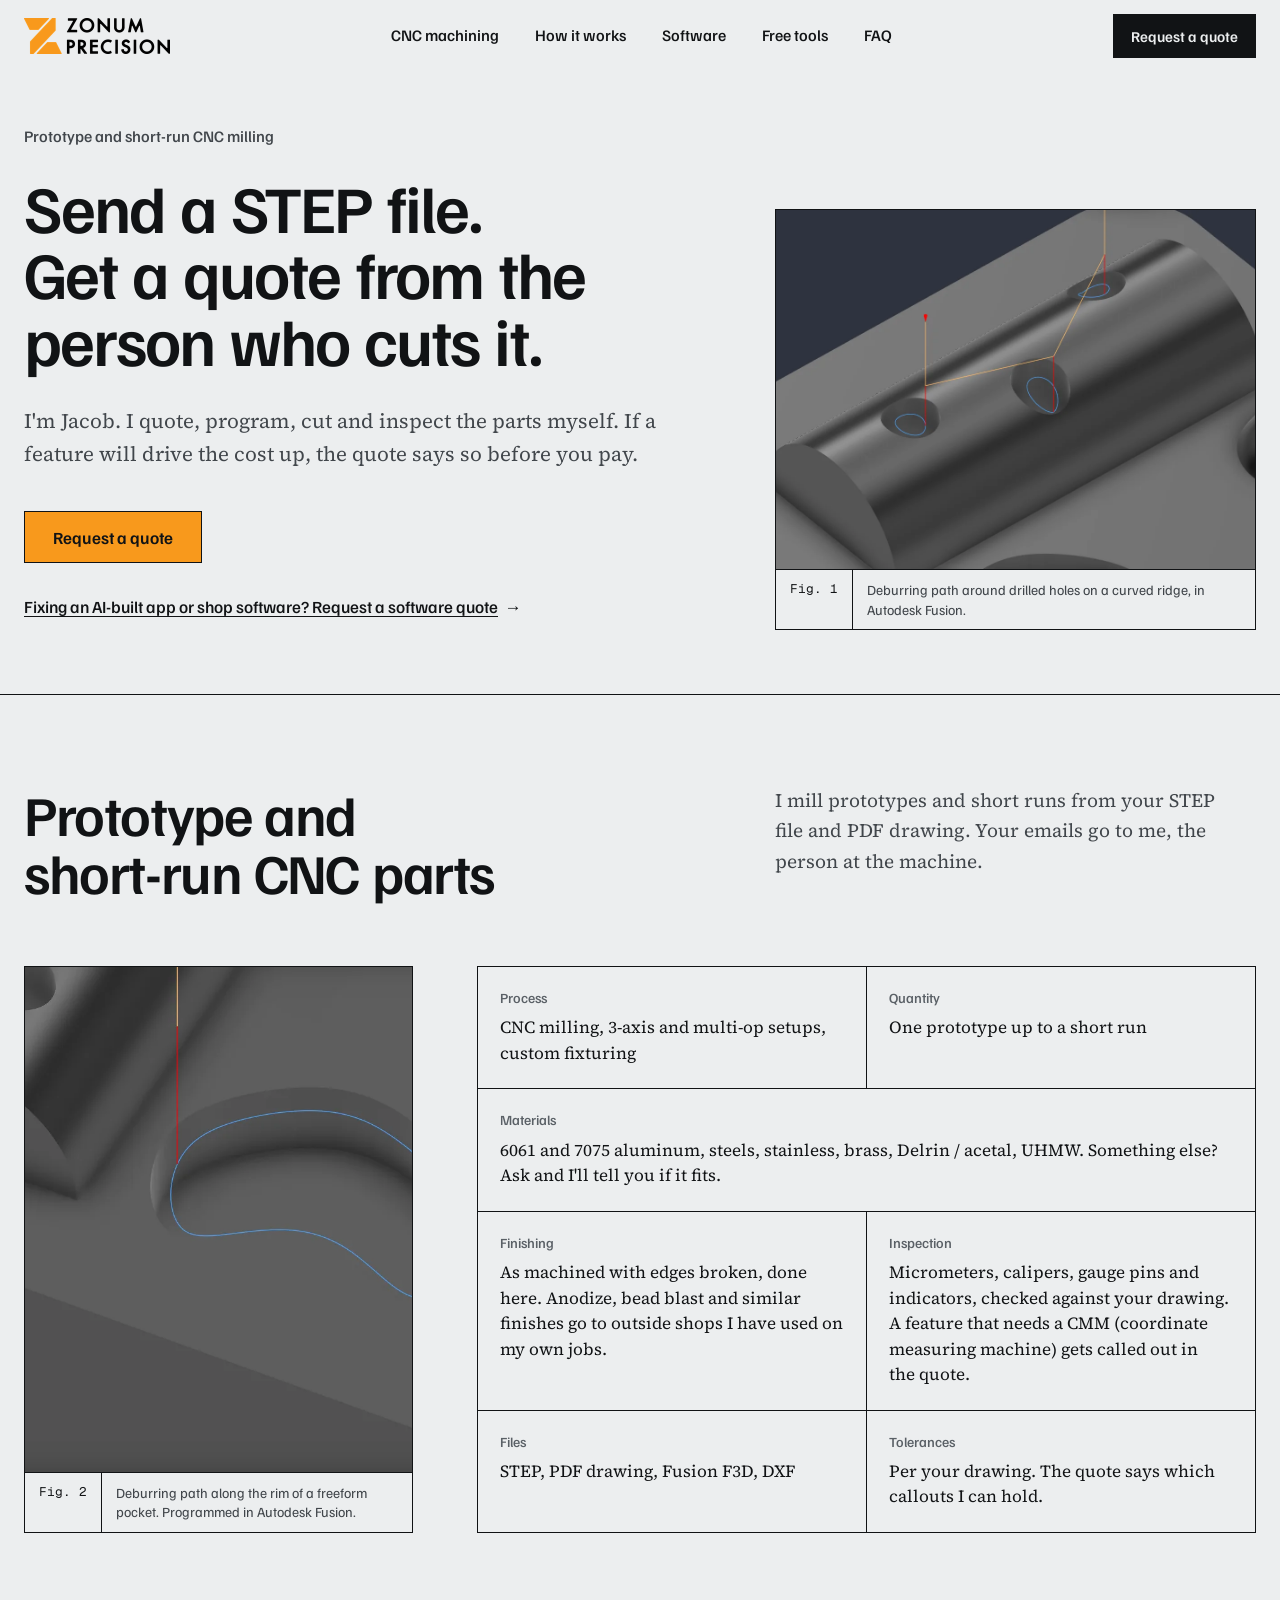
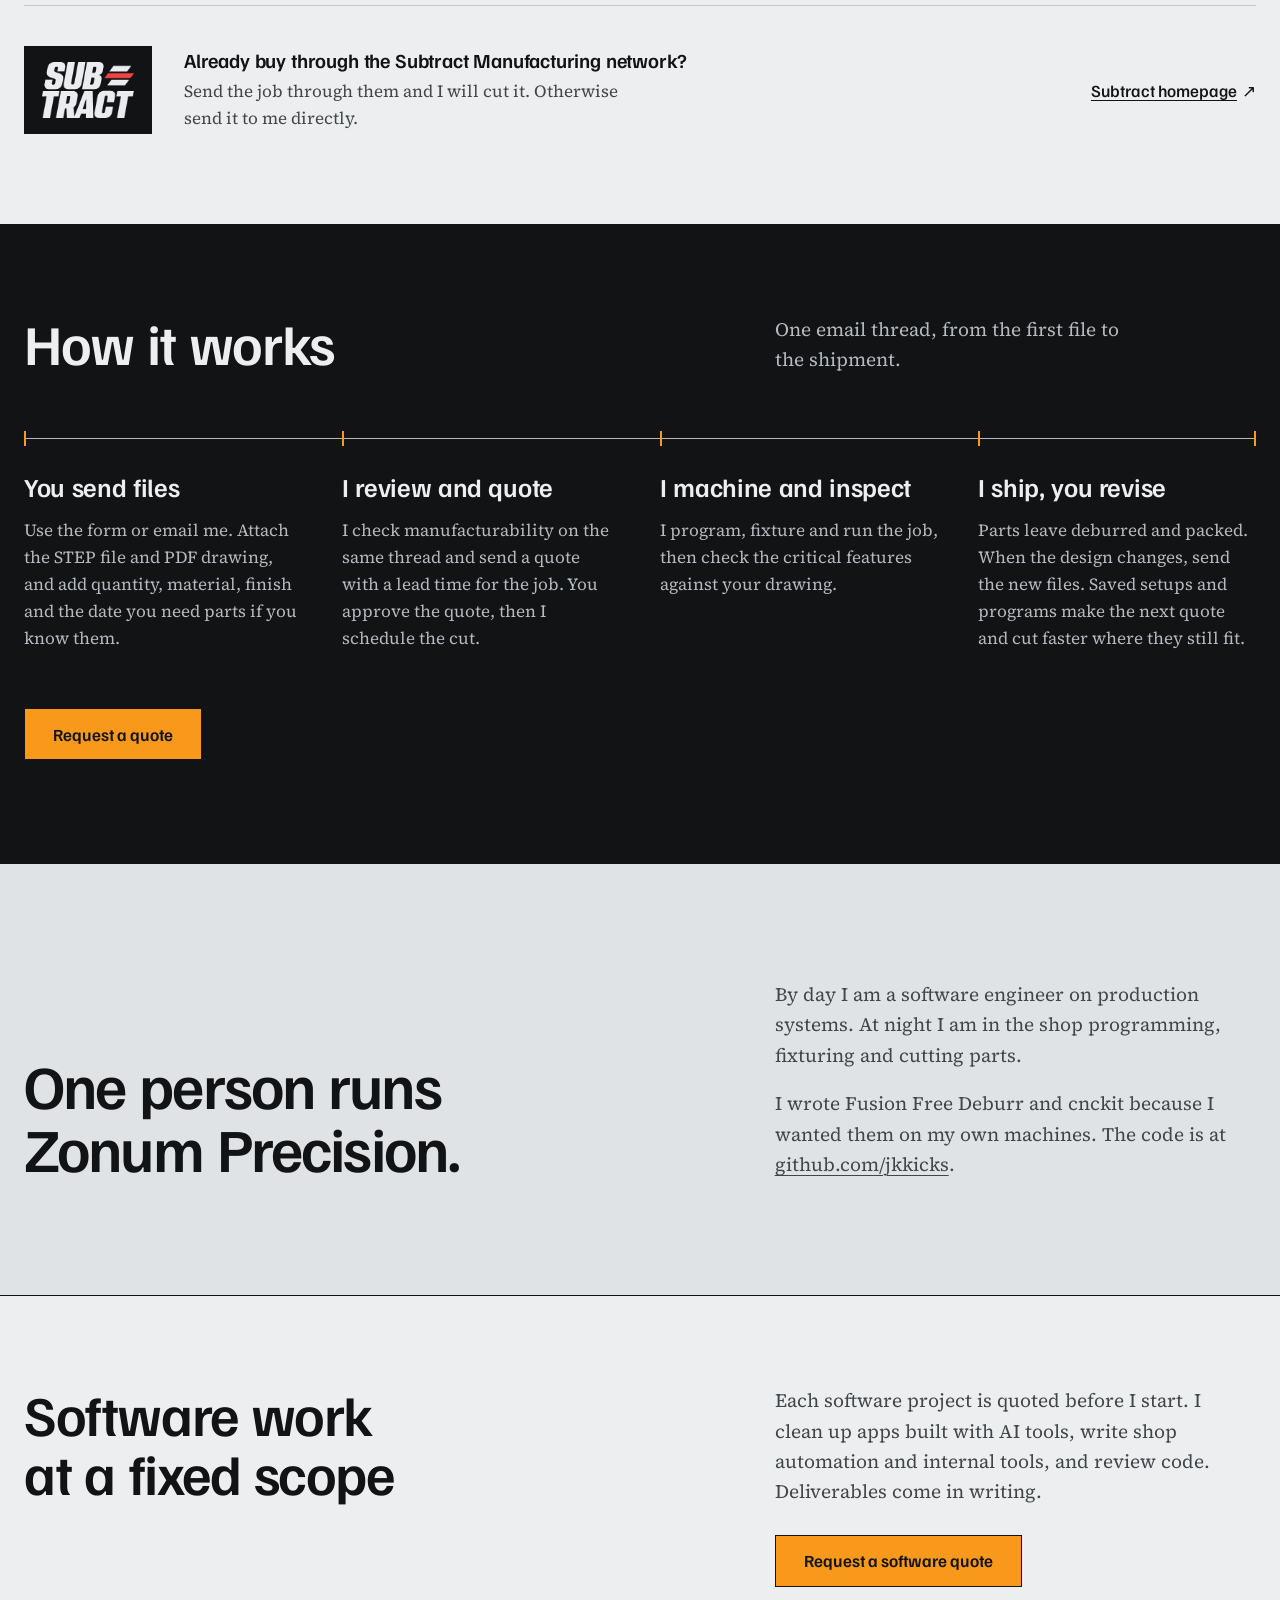
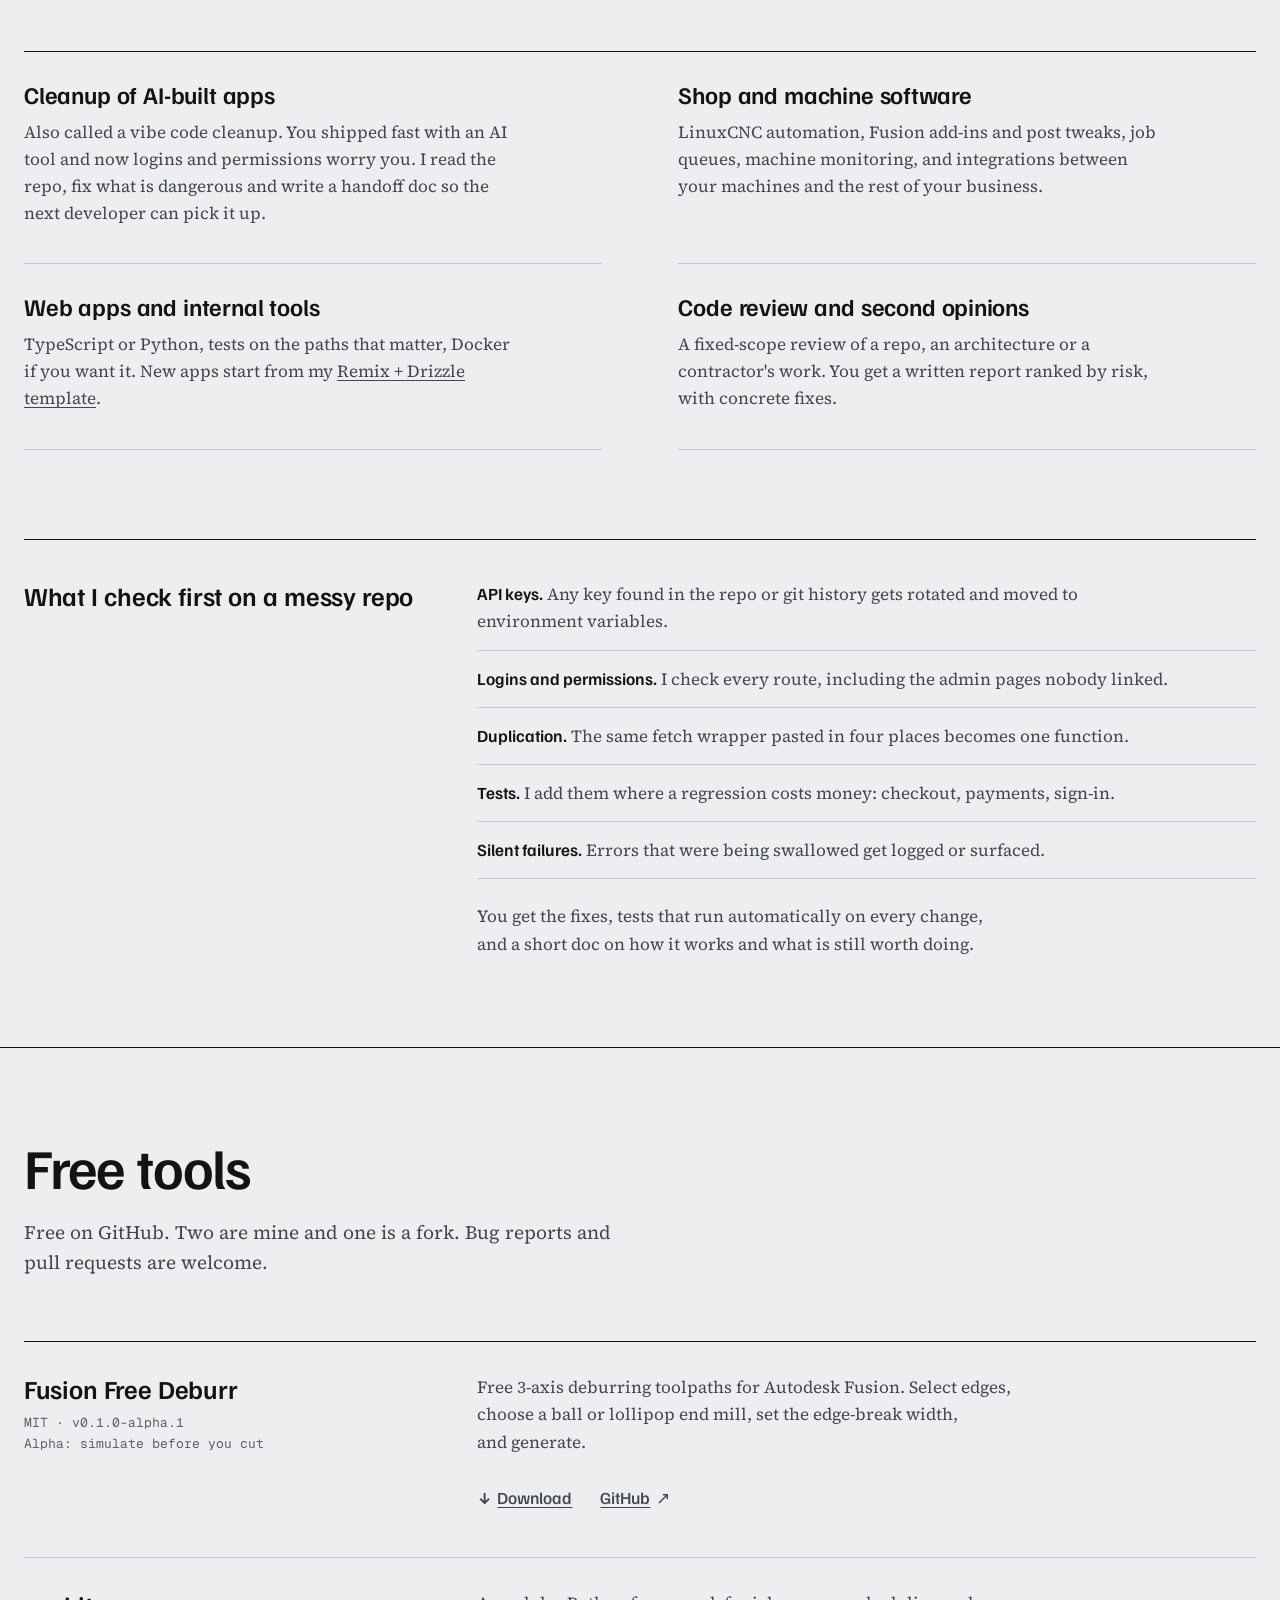
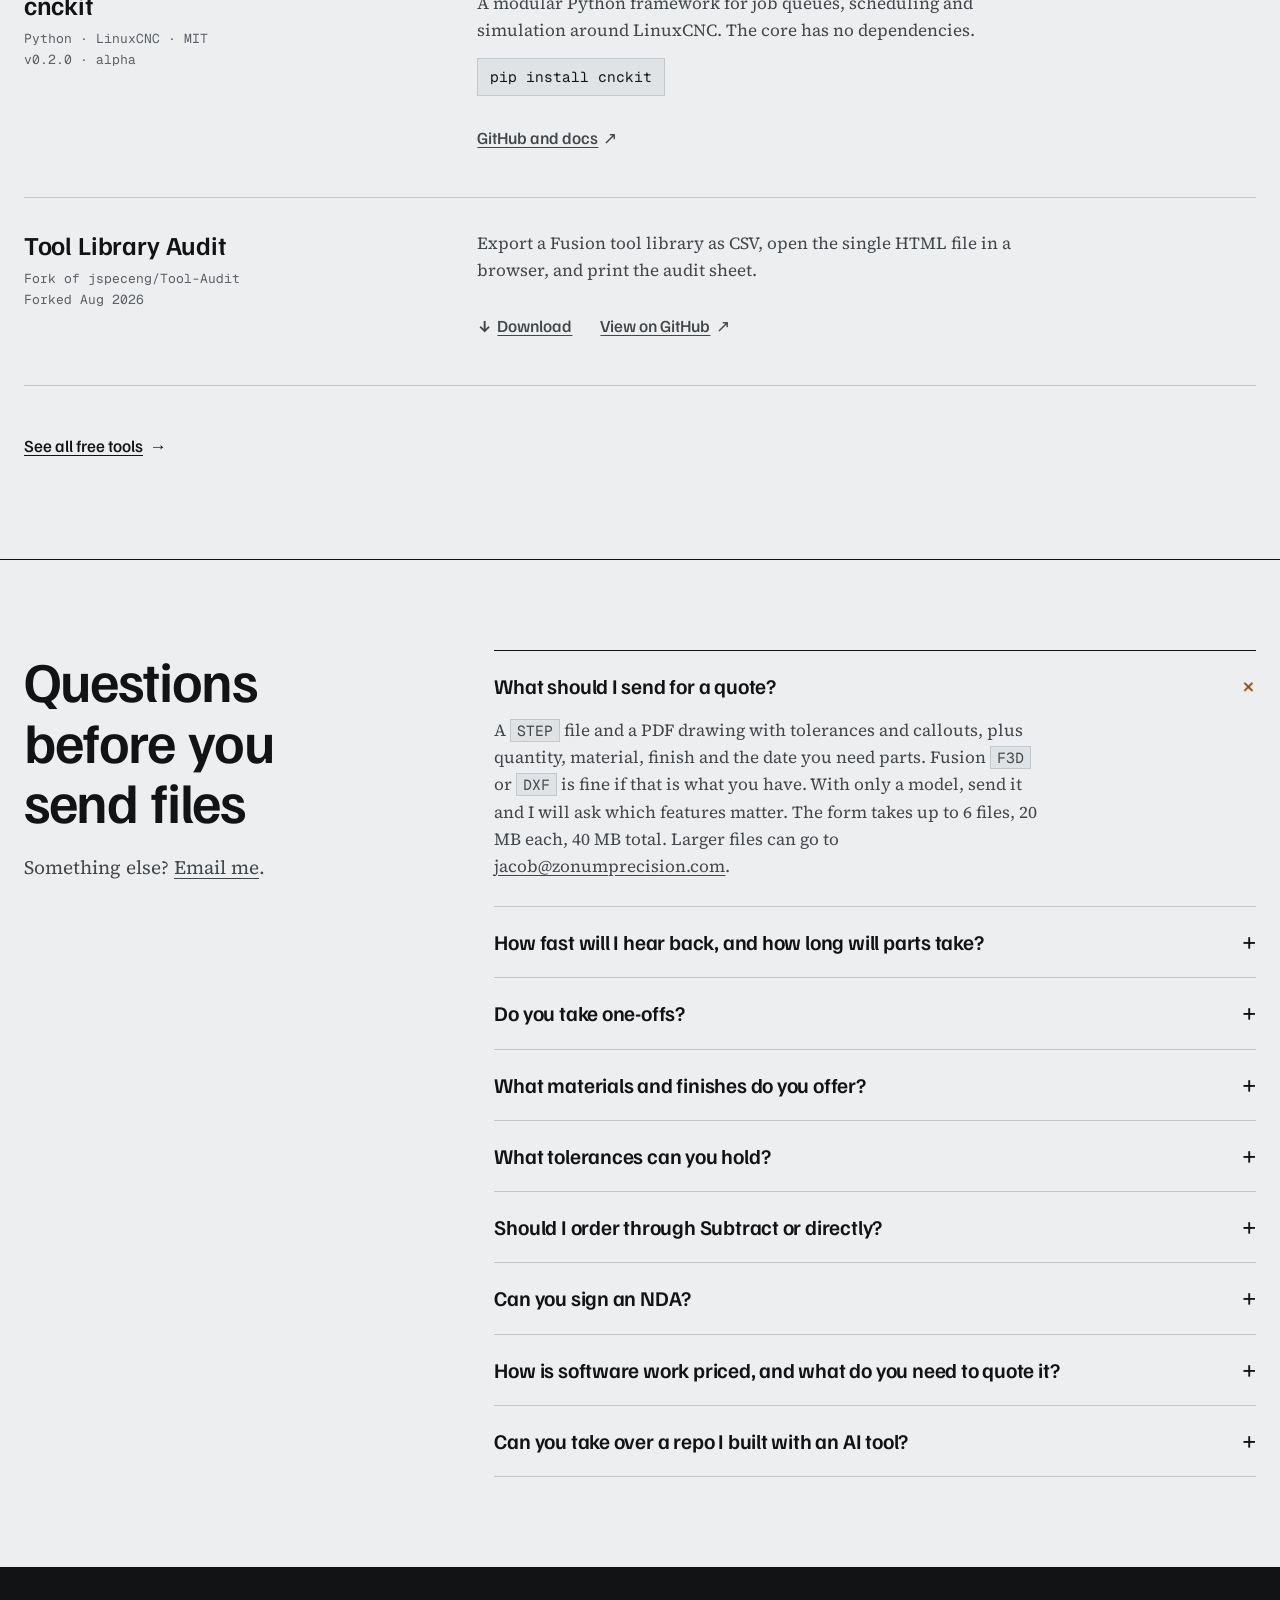
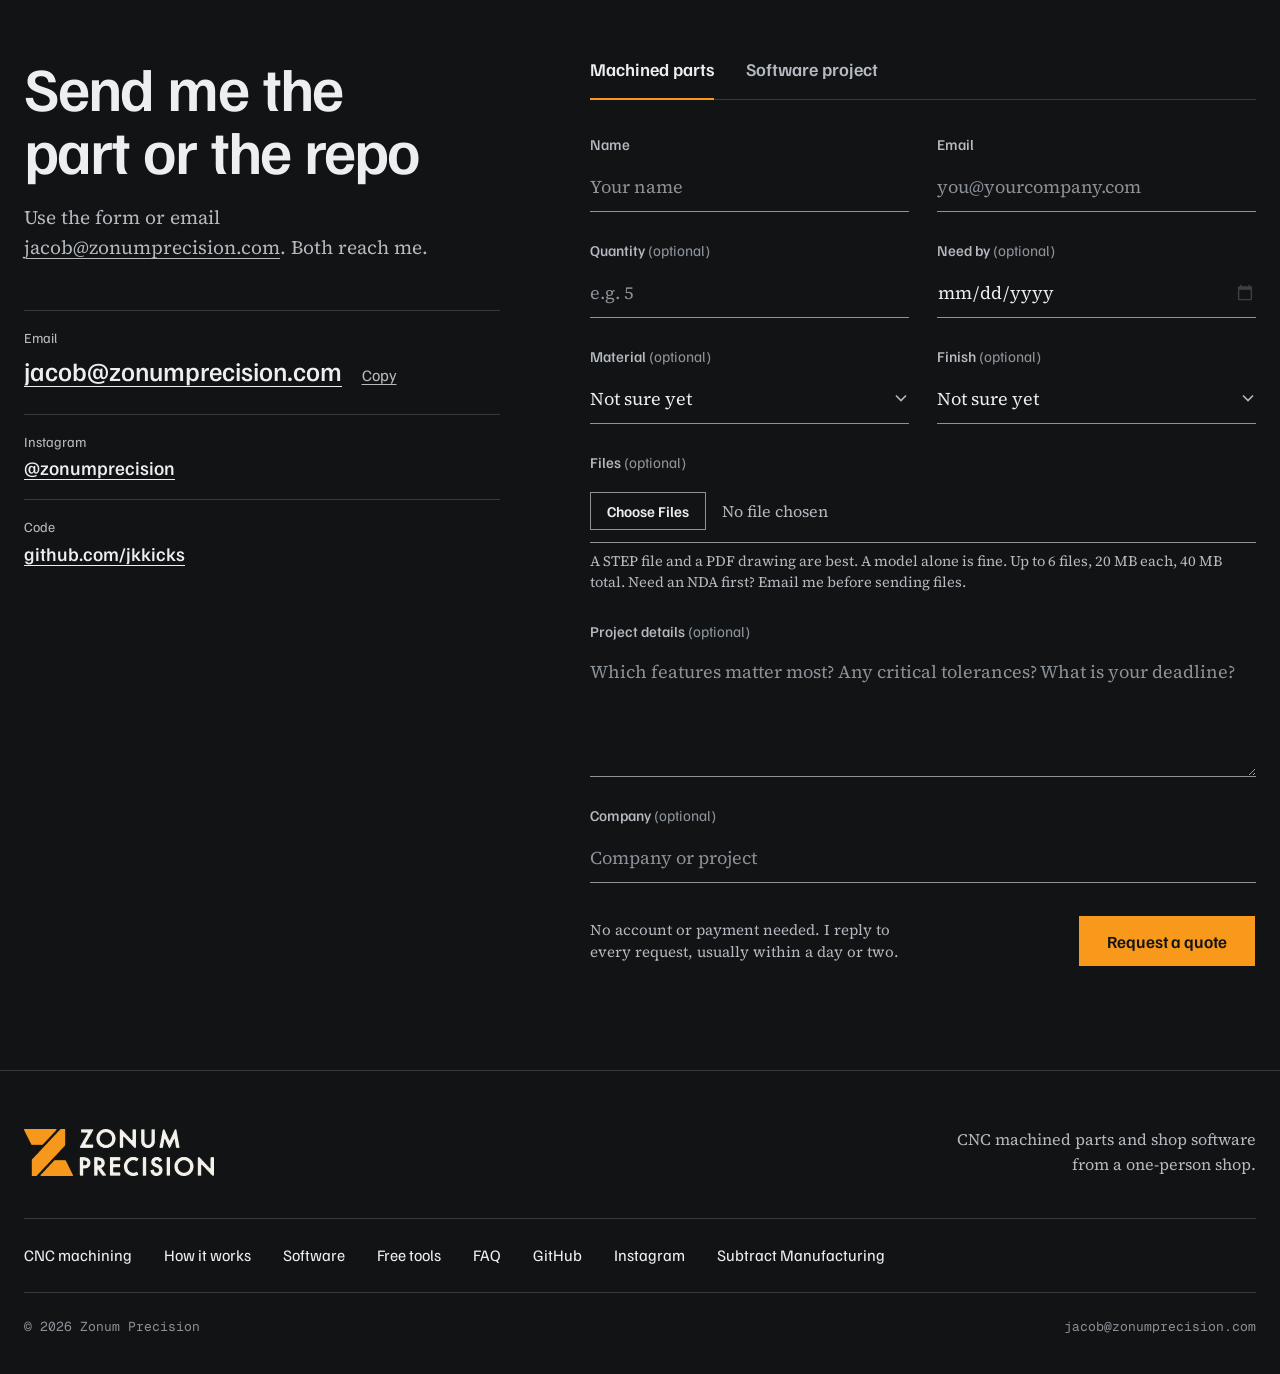
<file: index.html>
<!DOCTYPE html>
<html lang="en">
  <head>
    <meta charset="UTF-8" />
    <meta name="viewport" content="width=device-width, initial-scale=1.0" />
    <title>Prototype CNC Machining and Shop Software | Zonum Precision</title>
    <meta
      name="description"
      content="Prototype and short-run CNC milling, quoted from a STEP file and drawing by the machinist who cuts it. Also software cleanups and free shop tools."
    />
    <meta name="theme-color" content="#eceeef" />
    <meta name="turnstile-sitekey" content="0x4AAAAAAF1TWjlI47vLhdLv" />
    <meta name="robots" content="index, follow, max-image-preview:large" />
    <link rel="canonical" href="https://zonumprecision.com/" />
    <link rel="icon" href="/favicon.ico" sizes="48x48" />
    <link rel="icon" type="image/png" href="/assets/favicon.png" sizes="256x256" />
    <link rel="apple-touch-icon" href="/assets/favicon.png" />
    <meta property="og:type" content="website" />
    <meta property="og:site_name" content="Zonum Precision" />
    <meta property="og:locale" content="en_US" />
    <meta property="og:title" content="Zonum Precision: prototype CNC parts and shop software" />
    <meta
      property="og:description"
      content="Send a STEP file and a drawing. The person who quotes the part is the person who cuts it. Software work and free tools too."
    />
    <meta property="og:url" content="https://zonumprecision.com/" />
    <meta property="og:image" content="https://zonumprecision.com/assets/og.png?v=3" />
    <meta property="og:image:width" content="1200" />
    <meta property="og:image:height" content="630" />
    <meta property="og:image:type" content="image/png" />
    <meta property="og:image:alt" content="Zonum Precision. Send a STEP file, get a quote from the person who cuts it." />
    <meta name="twitter:card" content="summary_large_image" />
    <meta name="twitter:title" content="Zonum Precision: prototype CNC parts and shop software" />
    <meta
      name="twitter:description"
      content="Send a STEP file and a drawing. The person who quotes the part is the person who cuts it. Software work and free tools too."
    />
    <meta name="twitter:image" content="https://zonumprecision.com/assets/og.png?v=3" />
    <meta name="twitter:image:alt" content="Zonum Precision. Send a STEP file, get a quote from the person who cuts it." />
    <link rel="preload" href="/assets/fonts/familjen-grotesk-400-700.woff2" as="font" type="font/woff2" crossorigin />
    <link rel="preload" href="/assets/fonts/source-serif-4-400-600.woff2" as="font" type="font/woff2" crossorigin />
    <link rel="preload" href="/assets/fonts/geist-mono.woff2" as="font" type="font/woff2" crossorigin />
    <link rel="stylesheet" href="/assets/styles.css?v=41" />
    <script type="application/ld+json">
      {
        "@context": "https://schema.org",
        "@graph": [
          {
            "@type": "ProfessionalService",
            "@id": "https://zonumprecision.com/#org",
            "name": "Zonum Precision",
            "url": "https://zonumprecision.com/",
            "logo": { "@type": "ImageObject", "url": "https://zonumprecision.com/assets/favicon.png", "width": 256, "height": 256 },
            "image": "https://zonumprecision.com/assets/og.png",
            "email": "jacob@zonumprecision.com",
            "description": "One-person shop offering prototype and short-run CNC machining and fixed-scope shop software.",
            "founder": { "@id": "https://zonumprecision.com/#jacob" },
            "sameAs": ["https://www.instagram.com/zonumprecision", "https://github.com/jkkicks"],
            "knowsAbout": ["CNC machining", "LinuxCNC", "Autodesk Fusion CAM"],
            "hasOfferCatalog": {
              "@type": "OfferCatalog",
              "name": "Services",
              "itemListElement": [
                { "@type": "Offer", "itemOffered": { "@id": "https://zonumprecision.com/#svc-machining" } },
                { "@type": "Offer", "itemOffered": { "@id": "https://zonumprecision.com/#svc-software" } }
              ]
            }
          },
          {
            "@type": "Person",
            "@id": "https://zonumprecision.com/#jacob",
            "name": "Jacob",
            "url": "https://zonumprecision.com/",
            "jobTitle": "Machinist and software engineer",
            "worksFor": { "@id": "https://zonumprecision.com/#org" },
            "sameAs": ["https://github.com/jkkicks"]
          },
          {
            "@type": "WebSite",
            "@id": "https://zonumprecision.com/#website",
            "url": "https://zonumprecision.com/",
            "name": "Zonum Precision",
            "publisher": { "@id": "https://zonumprecision.com/#org" }
          },
          {
            "@type": "WebPage",
            "@id": "https://zonumprecision.com/#webpage",
            "inLanguage": "en-US",
            "primaryImageOfPage": { "@type": "ImageObject", "url": "https://zonumprecision.com/assets/og.png", "width": 1200, "height": 630 },
            "url": "https://zonumprecision.com/",
            "name": "Prototype CNC Machining and Shop Software | Zonum Precision",
            "isPartOf": { "@id": "https://zonumprecision.com/#website" },
            "about": { "@id": "https://zonumprecision.com/#org" }
          },
          {
            "@type": "Service",
            "@id": "https://zonumprecision.com/#svc-machining",
            "name": "CNC machining",
            "serviceType": "Prototype and short-run CNC milling",
            "provider": { "@id": "https://zonumprecision.com/#org" },
            "description": "3-axis and multi-op milling with custom fixturing in aluminum, steel, stainless, brass, Delrin and UHMW. Quoted from a STEP file and PDF drawing."
          },
          {
            "@type": "Service",
            "@id": "https://zonumprecision.com/#svc-software",
            "name": "Software projects",
            "serviceType": "Software development and code review",
            "provider": { "@id": "https://zonumprecision.com/#org" },
            "description": "Cleanup of AI-built apps, LinuxCNC and Fusion automation, web apps, internal tools and code review. Fixed scope, quoted per project."
          },
          {
            "@type": "FAQPage",
            "@id": "https://zonumprecision.com/#faq-schema",
            "isPartOf": { "@id": "https://zonumprecision.com/#webpage" },
            "inLanguage": "en-US",
            "mainEntity": [
              {
                "@type": "Question",
                "name": "What should I send for a quote?",
                "acceptedAnswer": { "@type": "Answer", "text": "A STEP file and a PDF drawing with tolerances and callouts, plus quantity, material, finish and the date you need parts. Fusion F3D or DXF is fine if that is what you have. With only a model, send it and I will ask which features matter. The form takes up to 6 files, 20 MB each, 40 MB total. Larger files can go to jacob@zonumprecision.com." }
              },
              {
                "@type": "Question",
                "name": "How fast will I hear back, and how long will parts take?",
                "acceptedAnswer": { "@type": "Answer", "text": "I reply to every request, usually within a day or two, with a quote and a lead time for that job. The lead time depends on the job, so each quote states its own." }
              },
              {
                "@type": "Question",
                "name": "Do you take one-offs?",
                "acceptedAnswer": { "@type": "Answer", "text": "Yes. A quantity of one is normal." }
              },
              {
                "@type": "Question",
                "name": "What materials and finishes do you offer?",
                "acceptedAnswer": { "@type": "Answer", "text": "6061 and 7075 aluminum, steels, stainless, brass, Delrin / acetal and UHMW. Edges are broken here. Anodize and bead blast go to outside shops I have used on my own jobs. Something else? Ask." }
              },
              {
                "@type": "Question",
                "name": "What tolerances can you hold?",
                "acceptedAnswer": { "@type": "Answer", "text": "Tolerance depends on the feature, material and size. The quote lists the callouts I can hold and any I would change." }
              },
              {
                "@type": "Question",
                "name": "Should I order through Subtract or directly?",
                "acceptedAnswer": { "@type": "Answer", "text": "Either works. Use Subtract if your company already buys there." }
              },
              {
                "@type": "Question",
                "name": "Can you sign an NDA?",
                "acceptedAnswer": { "@type": "Answer", "text": "Yes, for parts or software. Send it before you share files and I will review it first." }
              },
              {
                "@type": "Question",
                "name": "How is software work priced, and what do you need to quote it?",
                "acceptedAnswer": { "@type": "Answer", "text": "Usually a fixed-scope audit first. Cleanup and build work is then quoted per project with clear deliverables. To quote, I need a repo link or a short description of the stack, what is broken or risky, and any deadline." }
              },
              {
                "@type": "Question",
                "name": "Can you take over a repo I built with an AI tool?",
                "acceptedAnswer": { "@type": "Answer", "text": "Yes. I audit it first, fix the auth and security problems I find, and write a handoff doc." }
              }
            ]
          }
        ]
      }
    </script>
  </head>
  <body>
    <a class="skip-link" href="#main">Skip to content</a>

    <header class="nav" data-nav>
      <div class="wrap nav-inner">
        <a class="brand" href="/" aria-label="Zonum Precision home">
          <img src="/assets/zp-logo.png?v=2" alt="Zonum Precision" width="146" height="36" />
        </a>
        <nav aria-label="Primary">
          <ul class="nav-links" id="nav-links">
            <li><a href="/#machining">CNC machining</a></li>
            <li><a href="/#process">How it works</a></li>
            <li><a href="/#software">Software</a></li>
            <li><a href="/resources">Free tools</a></li>
            <li><a href="/#faq">FAQ</a></li>
          </ul>
        </nav>
        <div class="nav-cta">
          <a class="nav-quote" href="/#contact"><span class="long">Request a quote</span><span class="short">Get a quote</span></a>
          <button class="nav-toggle" type="button" aria-expanded="false" aria-controls="nav-links" aria-label="Menu" data-nav-toggle>
            <svg viewBox="0 0 20 20" fill="none" stroke="currentColor" stroke-width="1.6" stroke-linecap="square" aria-hidden="true">
              <path d="M3 6h14M3 10h14M3 14h14" />
            </svg>
          </button>
        </div>
      </div>
    </header>

    <main id="main" tabindex="-1">
      <!-- Hero -->
      <section class="hero">
        <div class="wrap hero-grid">
          <div class="hero-text">
            <p class="kicker">Prototype and short-run CNC milling</p>
            <h1>Send a STEP file. Get a quote from the person who cuts it.</h1>
            <p class="lede">I'm Jacob. I quote, program, cut and inspect the parts myself. If a feature will drive the cost up, the quote says so before you pay.</p>
            <div class="actions">
              <a class="btn" href="/?mode=machining#contact" data-mode-link="machining">Request a quote</a>
              <a class="arrow-link" href="/?mode=software#contact" data-mode-link="software">Fixing an AI-built app or shop software? Request a software quote</a>
            </div>
          </div>
          <figure class="fig hero-fig">
            <div class="fig-mat">
              <img src="/assets/deburr-gallery-ridge-saddle-holes.webp" alt="Deburr toolpaths tracing holes drilled into a curved ridge, generated in Autodesk Fusion" width="1200" height="800" fetchpriority="high" />
            </div>
            <figcaption><span>Fig. 1</span><span>Deburring path around drilled holes on a curved ridge, in Autodesk Fusion.</span></figcaption>
          </figure>
        </div>
      </section>

      <!-- Machining -->
      <section class="section" id="machining" aria-labelledby="machining-title">
        <div class="wrap">
          <div class="head-row">
            <h2 id="machining-title">Prototype and <span class="nowrap">short-run</span> CNC parts</h2>
            <p class="lead">I mill prototypes and short runs from your STEP file and PDF drawing. Your emails go to me, the person at the machine.</p>
          </div>

          <div class="machining-grid">
            <figure class="fig side-fig">
              <div class="fig-mat">
                <img src="/assets/deburr-gallery-freeform-pocket.webp" alt="A deburr toolpath following the rim of a freeform pocket in Autodesk Fusion" loading="lazy" width="1200" height="800" />
              </div>
              <figcaption><span>Fig. 2</span><span>Deburring path along the rim of a freeform pocket. Programmed in Autodesk Fusion.</span></figcaption>
            </figure>

            <dl class="titleblock">
              <div class="tb-cell">
                <dt>Process</dt>
                <dd>CNC milling, 3-axis and multi-op setups, custom fixturing</dd>
              </div>
              <div class="tb-cell">
                <dt>Quantity</dt>
                <dd>One prototype up to a short run</dd>
              </div>
              <div class="tb-cell tb-wide">
                <dt>Materials</dt>
                <dd>6061 and 7075 aluminum, steels, stainless, brass, Delrin / acetal, UHMW. Something else? Ask and I'll tell you if it fits.</dd>
              </div>
              <div class="tb-cell">
                <dt>Finishing</dt>
                <dd>As machined with edges broken, done here. Anodize, bead blast and similar finishes go to outside shops I have used on my own jobs.</dd>
              </div>
              <div class="tb-cell">
                <dt>Inspection</dt>
                <dd>Micrometers, calipers, gauge pins and indicators, checked against your drawing. A feature that needs a CMM (coordinate measuring machine) gets called out in the quote.</dd>
              </div>
              <div class="tb-cell">
                <dt>Files</dt>
                <dd>STEP, PDF drawing, Fusion F3D, DXF</dd>
              </div>
              <div class="tb-cell">
                <dt>Tolerances</dt>
                <dd>Per your drawing. The quote says which callouts I can hold.</dd>
              </div>
            </dl>
          </div>

          <div class="subtract">
            <div class="subtract-logo">
              <a href="https://subtractmanufacturing.com" target="_blank" rel="noopener" aria-label="Subtract Manufacturing (opens in new tab)">
                <img src="/assets/subtract-logo.png?v=4" alt="Subtract Manufacturing" width="256" height="157" loading="lazy" />
              </a>
            </div>
            <div>
              <h3>Already buy through the Subtract Manufacturing network?</h3>
              <p>Send the job through them and I will cut it. Otherwise send it to me directly.</p>
            </div>
            <a class="arrow-link ext" href="https://subtractmanufacturing.com" target="_blank" rel="noopener">Subtract homepage<span class="sr-only"> (opens in new tab)</span></a>
          </div>
        </div>
      </section>

      <!-- Process -->
      <section class="section dark process-band" id="process" aria-labelledby="process-title">
        <div class="wrap">
          <div class="head-row">
            <h2 id="process-title">How it works</h2>
            <p class="lead">One email thread, from the first file to the shipment.</p>
          </div>
          <ol class="process">
            <li>
              <h3>You send files</h3>
              <p>Use the form or email me. Attach the STEP file and PDF drawing, and add quantity, material, finish and the date you need parts if you know them.</p>
            </li>
            <li>
              <h3>I review and quote</h3>
              <p>I check manufacturability on the same thread and send a quote with a lead time for the job. You approve the quote, then I schedule the cut.</p>
            </li>
            <li>
              <h3>I machine and inspect</h3>
              <p>I program, fixture and run the job, then check the critical features against your drawing.</p>
            </li>
            <li>
              <h3>I ship, you revise</h3>
              <p>Parts leave deburred and packed. When the design changes, send the new files. Saved setups and programs make the next quote and cut faster where they still fit.</p>
            </li>
          </ol>
          <p class="process-cta"><a class="btn" href="/?mode=machining#contact" data-mode-link="machining">Request a quote</a></p>
        </div>
      </section>

      <!-- About -->
      <section class="section about-section" aria-labelledby="about-title">
        <div class="wrap about">
          <h2 id="about-title">One person runs Zonum Precision.</h2>
          <div class="about-body">
            <p>By day I am a software engineer on production systems. At night I am in the shop programming, fixturing and cutting parts.</p>
            <p>I wrote Fusion Free Deburr and cnckit because I wanted them on my own machines. The code is at <a href="https://github.com/jkkicks" target="_blank" rel="noopener">github.com/jkkicks<span class="sr-only"> (opens in new tab)</span></a>.</p>
          </div>
        </div>
      </section>

      <!-- Software -->
      <section class="section" id="software" aria-labelledby="software-title">
        <div class="wrap">
          <div class="head-row">
            <h2 id="software-title">Software work at a fixed scope</h2>
            <div>
              <p class="lead">Each software project is quoted before I start. I clean up apps built with AI tools, write shop automation and internal tools, and review code. Deliverables come in writing.</p>
              <p class="head-action"><a class="btn" href="/?mode=software#contact" data-mode-link="software">Request a software quote</a></p>
            </div>
          </div>

          <div class="svc-grid">
            <div class="svc">
              <h3>Cleanup of AI-built apps</h3>
              <p>Also called a vibe code cleanup. You shipped fast with an AI tool and now logins and permissions worry you. I read the repo, fix what is dangerous and write a handoff doc so the next developer can pick it up.</p>
            </div>
            <div class="svc">
              <h3>Shop and machine software</h3>
              <p>LinuxCNC automation, Fusion add-ins and post tweaks, job queues, machine monitoring, and integrations between your machines and the rest of your business.</p>
            </div>
            <div class="svc">
              <h3>Web apps and internal tools</h3>
              <p>TypeScript or Python, tests on the paths that matter, Docker if you want it. New apps start from my <a href="https://github.com/jkkicks/Remix-Drizzle-Template" target="_blank" rel="noopener">Remix + Drizzle template<span class="sr-only"> (opens in new tab)</span></a>.</p>
            </div>
            <div class="svc">
              <h3>Code review and second opinions</h3>
              <p>A fixed-scope review of a repo, an architecture or a contractor's work. You get a written report ranked by risk, with concrete fixes.</p>
            </div>
          </div>

          <div class="firstpass">
            <h3>What I check first on a messy repo</h3>
            <div>
              <ol>
                <li><strong>API keys.</strong> Any key found in the repo or git history gets rotated and moved to environment variables.</li>
                <li><strong>Logins and permissions.</strong> I check every route, including the admin pages nobody linked.</li>
                <li><strong>Duplication.</strong> The same fetch wrapper pasted in four places becomes one function.</li>
                <li><strong>Tests.</strong> I add them where a regression costs money: checkout, payments, sign-in.</li>
                <li><strong>Silent failures.</strong> Errors that were being swallowed get logged or surfaced.</li>
              </ol>
              <p>You get the fixes, tests that run automatically on every change, and a short doc on how it works and what is still worth doing.</p>
            </div>
          </div>
        </div>
      </section>

      <!-- Free tools -->
      <section class="section" id="resources" aria-labelledby="resources-title">
        <div class="wrap">
          <div class="head-row head-row--stack">
            <h2 id="resources-title">Free tools</h2>
            <p class="lead">Free on GitHub. Two are mine and one is a fork. Bug reports and pull requests are welcome.</p>
          </div>
          <div class="tools">
            <article class="tool">
              <div class="tool-name">
                <h3>Fusion Free Deburr</h3>
                <p class="meta">MIT · v0.1.0-alpha.1<br />Alpha: simulate before you cut</p>
              </div>
              <div class="tool-body">
                <p>Free 3-axis deburring toolpaths for Autodesk Fusion. Select edges, choose a ball or lollipop end mill, set the edge-break width, and generate.</p>
                <p class="tool-links"><a href="https://github.com/jkkicks/Fusion-Free-Deburr/releases" target="_blank" rel="noopener" class="dl">Download<span class="sr-only"> (opens in new tab)</span></a><a href="https://github.com/jkkicks/Fusion-Free-Deburr" target="_blank" rel="noopener" class="ext">GitHub<span class="sr-only"> (opens in new tab)</span></a></p>
              </div>
            </article>
            <article class="tool">
              <div class="tool-name">
                <h3>cnckit</h3>
                <p class="meta">Python · LinuxCNC · MIT<br />v0.2.0 · alpha</p>
              </div>
              <div class="tool-body">
                <p>A modular Python framework for job queues, scheduling and simulation around LinuxCNC. The core has no dependencies.</p>
                <p><code class="install">pip install cnckit</code></p>
                <p class="tool-links"><a href="https://github.com/jkkicks/cnckit" target="_blank" rel="noopener" class="ext">GitHub and docs<span class="sr-only"> (opens in new tab)</span></a></p>
              </div>
            </article>
            <article class="tool">
              <div class="tool-name">
                <h3>Tool Library Audit</h3>
                <p class="meta">Fork of jspeceng/Tool-Audit<br />Forked Aug 2026</p>
              </div>
              <div class="tool-body">
                <p>Export a Fusion tool library as CSV, open the single HTML file in a browser, and print the audit sheet.</p>
                <p class="tool-links"><a href="https://raw.githubusercontent.com/jkkicks/Tool-Audit/main/index.html" target="_blank" rel="noopener" class="dl">Download<span class="sr-only"> (opens in new tab)</span></a><a href="https://github.com/jkkicks/Tool-Audit" target="_blank" rel="noopener" class="ext">View on GitHub<span class="sr-only"> (opens in new tab)</span></a></p>
              </div>
            </article>
          </div>
          <p class="tools-foot"><a class="arrow-link" href="/resources">See all free tools</a></p>
        </div>
      </section>

      <!-- FAQ -->
      <section class="section" id="faq" aria-labelledby="faq-title">
        <div class="wrap split">
          <div class="split-head">
            <h2 id="faq-title">Questions before you send files</h2>
            <p class="lead">Something else? <a href="mailto:jacob@zonumprecision.com">Email me</a>.</p>
          </div>
          <div class="split-body faq">
            <details open>
              <summary>What should I send for a quote?</summary>
              <p>A <code>STEP</code> file and a PDF drawing with tolerances and callouts, plus quantity, material, finish and the date you need parts. Fusion <code>F3D</code> or <code>DXF</code> is fine if that is what you have. With only a model, send it and I will ask which features matter. The form takes up to 6 files, 20 MB each, 40 MB total. Larger files can go to <a href="mailto:jacob@zonumprecision.com">jacob@zonumprecision.com</a>.</p>
            </details>
            <details>
              <summary>How fast will I hear back, and how long will parts take?</summary>
              <p>I reply to every request, usually within a day or two, with a quote and a lead time for that job. The lead time depends on the job, so each quote states its own.</p>
            </details>
            <details>
              <summary>Do you take one-offs?</summary>
              <p>Yes. A quantity of one is normal.</p>
            </details>
            <details>
              <summary>What materials and finishes do you offer?</summary>
              <p>6061 and 7075 aluminum, steels, stainless, brass, Delrin / acetal and UHMW. Edges are broken here. Anodize and bead blast go to outside shops I have used on my own jobs. Something else? Ask.</p>
            </details>
            <details>
              <summary>What tolerances can you hold?</summary>
              <p>Tolerance depends on the feature, material and size. The quote lists the callouts I can hold and any I would change.</p>
            </details>
            <details>
              <summary>Should I order through Subtract or directly?</summary>
              <p>Either works. Use Subtract if your company already buys there.</p>
            </details>
            <details>
              <summary>Can you sign an NDA?</summary>
              <p>Yes, for parts or software. Send it before you share files and I will review it first.</p>
            </details>
            <details>
              <summary>How is software work priced, and what do you need to quote it?</summary>
              <p>Usually a fixed-scope audit first. Cleanup and build work is then quoted per project with clear deliverables. To quote, I need a repo link or a short description of the stack, what is broken or risky, and any deadline.</p>
            </details>
            <details>
              <summary>Can you take over a repo I built with an AI tool?</summary>
              <p>Yes. I audit it first, fix the auth and security problems I find, and write a handoff doc.</p>
            </details>
          </div>
        </div>
      </section>

      <!-- Contact -->
      <section class="section contact dark" id="contact" aria-labelledby="contact-title">
        <div class="wrap contact-grid">
          <div class="contact-intro">
            <h2 id="contact-title">Send me the part or the repo</h2>
            <p class="lead">Use the form or email <a href="mailto:jacob@zonumprecision.com">jacob@zonumprecision.com</a>. Both reach me.</p>
            <ul class="direct">
              <li>
                <span class="label">Email</span>
                <span class="value"><a href="mailto:jacob@zonumprecision.com">jacob@zonumprecision.com</a> <button class="text-btn" type="button" data-copy="jacob@zonumprecision.com" aria-label="Copy email address">Copy</button></span>
              </li>
              <li>
                <span class="label">Instagram</span>
                <span class="value"><a href="https://www.instagram.com/zonumprecision" target="_blank" rel="noopener">@zonumprecision<span class="sr-only"> (opens in new tab)</span></a></span>
              </li>
              <li>
                <span class="label">Code</span>
                <span class="value"><a href="https://github.com/jkkicks" target="_blank" rel="noopener">github.com/jkkicks<span class="sr-only"> (opens in new tab)</span></a></span>
              </li>
            </ul>
          </div>

          <form class="form" data-mode="machining" data-rfq-form action="/api/rfq" method="post" enctype="multipart/form-data" novalidate>
            <div data-form-body>
              <div class="form-tabs" role="group" aria-label="Project type">
                <button type="button" aria-pressed="true" data-mode="machining">Machined parts</button>
                <button type="button" aria-pressed="false" data-mode="software">Software project</button>
              </div>
              <div class="field-grid">
                <div class="field">
                  <label for="f-name">Name</label>
                  <input id="f-name" name="name" autocomplete="name" placeholder="Your name" required />
                </div>
                <div class="field">
                  <label for="f-email">Email</label>
                  <input id="f-email" name="email" type="email" autocomplete="email" placeholder="you@yourcompany.com" required />
                </div>

                <div class="field" data-show="machining">
                  <label for="f-qty">Quantity <span class="opt">(optional)</span></label>
                  <input id="f-qty" name="qty" placeholder="e.g. 5" />
                </div>
                <div class="field" data-show="machining">
                  <label for="f-date">Need by <span class="opt">(optional)</span></label>
                  <input id="f-date" name="date" type="date" />
                </div>
                <div class="field" data-show="machining">
                  <label for="f-material">Material <span class="opt">(optional)</span></label>
                  <select id="f-material" name="material">
                    <option>Not sure yet</option>
                    <option>6061 aluminum</option>
                    <option>7075 aluminum</option>
                    <option>Steel</option>
                    <option>Stainless steel</option>
                    <option>Brass</option>
                    <option>Delrin / acetal</option>
                    <option>UHMW</option>
                    <option>Other</option>
                  </select>
                </div>
                <div class="field" data-show="machining">
                  <label for="f-finish">Finish <span class="opt">(optional)</span></label>
                  <select id="f-finish" name="finish">
                    <option>Not sure yet</option>
                    <option>As machined, edges broken</option>
                    <option>Bead blast</option>
                    <option>Anodize</option>
                    <option>Other</option>
                  </select>
                </div>

                <div class="field is-full" data-show="software">
                  <label for="f-type">What do you need?</label>
                  <select id="f-type" name="type">
                    <option>Cleanup of an AI-built app</option>
                    <option>Shop / machine software</option>
                    <option>Web app or internal tool</option>
                    <option>Code review / second opinion</option>
                    <option>Something else</option>
                  </select>
                </div>
                <div class="field is-full" data-show="software">
                  <label for="f-stack">Repo link or stack <span class="opt">(optional)</span></label>
                  <input id="f-stack" name="stack" placeholder="github.com/you/app, or Next.js + Supabase, about 15k lines" />
                </div>

                <div class="field is-full">
                  <label for="f-files">Files <span class="opt">(optional)</span></label>
                  <input id="f-files" name="files" type="file" aria-describedby="f-files-hint-m" multiple accept=".step,.stp,.stl,.iges,.igs,.dxf,.dwg,.pdf,.zip,.png,.jpg,.jpeg,.webp,.f3d,.f3z,.3mf,.txt,.csv" />
                  <p class="field-hint" id="f-files-hint-m" data-show="machining">A STEP file and a PDF drawing are best. A model alone is fine. Up to 6 files, 20 MB each, 40 MB total. Need an NDA first? Email me before sending files.</p>
                  <p class="field-hint" id="f-files-hint-s" data-show="software">A zip, a brief or screenshots help. Up to 6 files, 20 MB each, 40 MB total. Need an NDA first? Email me before sending files.</p>
                </div>
                <div class="field is-full">
                  <label for="f-msg">Project details <span class="opt">(optional)</span></label>
                  <textarea id="f-msg" name="message" maxlength="8000" placeholder="Which features matter most? Any critical tolerances? What is your deadline?" data-placeholder-machining="Which features matter most? Any critical tolerances? What is your deadline?" data-placeholder-software="What is broken or risky? What is your deadline?"></textarea>
                </div>
                <div class="field is-full">
                  <label for="f-company">Company <span class="opt">(optional)</span></label>
                  <input id="f-company" name="company" autocomplete="organization" placeholder="Company or project" />
                </div>
              </div>
              <div class="hp" aria-hidden="true">
                <label for="f-hp">Leave this field empty</label>
                <input id="f-hp" name="hp_field" tabindex="-1" autocomplete="off" />
              </div>
              <div class="turnstile-slot" data-turnstile></div>
              <p class="form-status" id="form-status" data-form-status role="alert"></p>
              <div class="form-foot">
                <p>No account or payment needed. I reply to every request, usually within a day or two.</p>
                <button class="btn" type="submit"><span data-submit-label>Request a quote</span></button>
              </div>
            </div>
            <div class="form-done" data-form-done hidden tabindex="-1" role="status">
              <h3>Request received</h3>
              <p data-done-text></p>
              <p data-done-next></p>
              <button class="text-btn" type="button" data-form-again>Send another request</button>
            </div>
          </form>
        </div>
      </section>
    </main>

    <footer class="footer dark">
      <div class="wrap">
        <div class="footer-top">
          <img src="/assets/zp-logo-light.png?v=3" alt="Zonum Precision" width="190" height="47" loading="lazy" />
          <p>CNC machined parts and shop software from a one-person shop.</p>
        </div>
        <nav class="footer-links" aria-label="Footer">
          <a href="/#machining">CNC machining</a>
          <a href="/#process">How it works</a>
          <a href="/#software">Software</a>
          <a href="/resources">Free tools</a>
          <a href="/#faq">FAQ</a>
          <a href="https://github.com/jkkicks" target="_blank" rel="noopener">GitHub<span class="sr-only"> (opens in new tab)</span></a>
          <a href="https://www.instagram.com/zonumprecision" target="_blank" rel="noopener">Instagram<span class="sr-only"> (opens in new tab)</span></a>
          <a href="https://subtractmanufacturing.com" target="_blank" rel="noopener">Subtract Manufacturing<span class="sr-only"> (opens in new tab)</span></a>
        </nav>
        <div class="footer-bottom">
          <span>© <span data-year>2026</span> Zonum Precision</span>
          <span>jacob@zonumprecision.com</span>
        </div>
      </div>
    </footer>

    <div class="toast" role="status" aria-live="polite" data-toast></div>
    <script src="/assets/main.js?v=30" defer></script>
  </body>
</html>
</file>
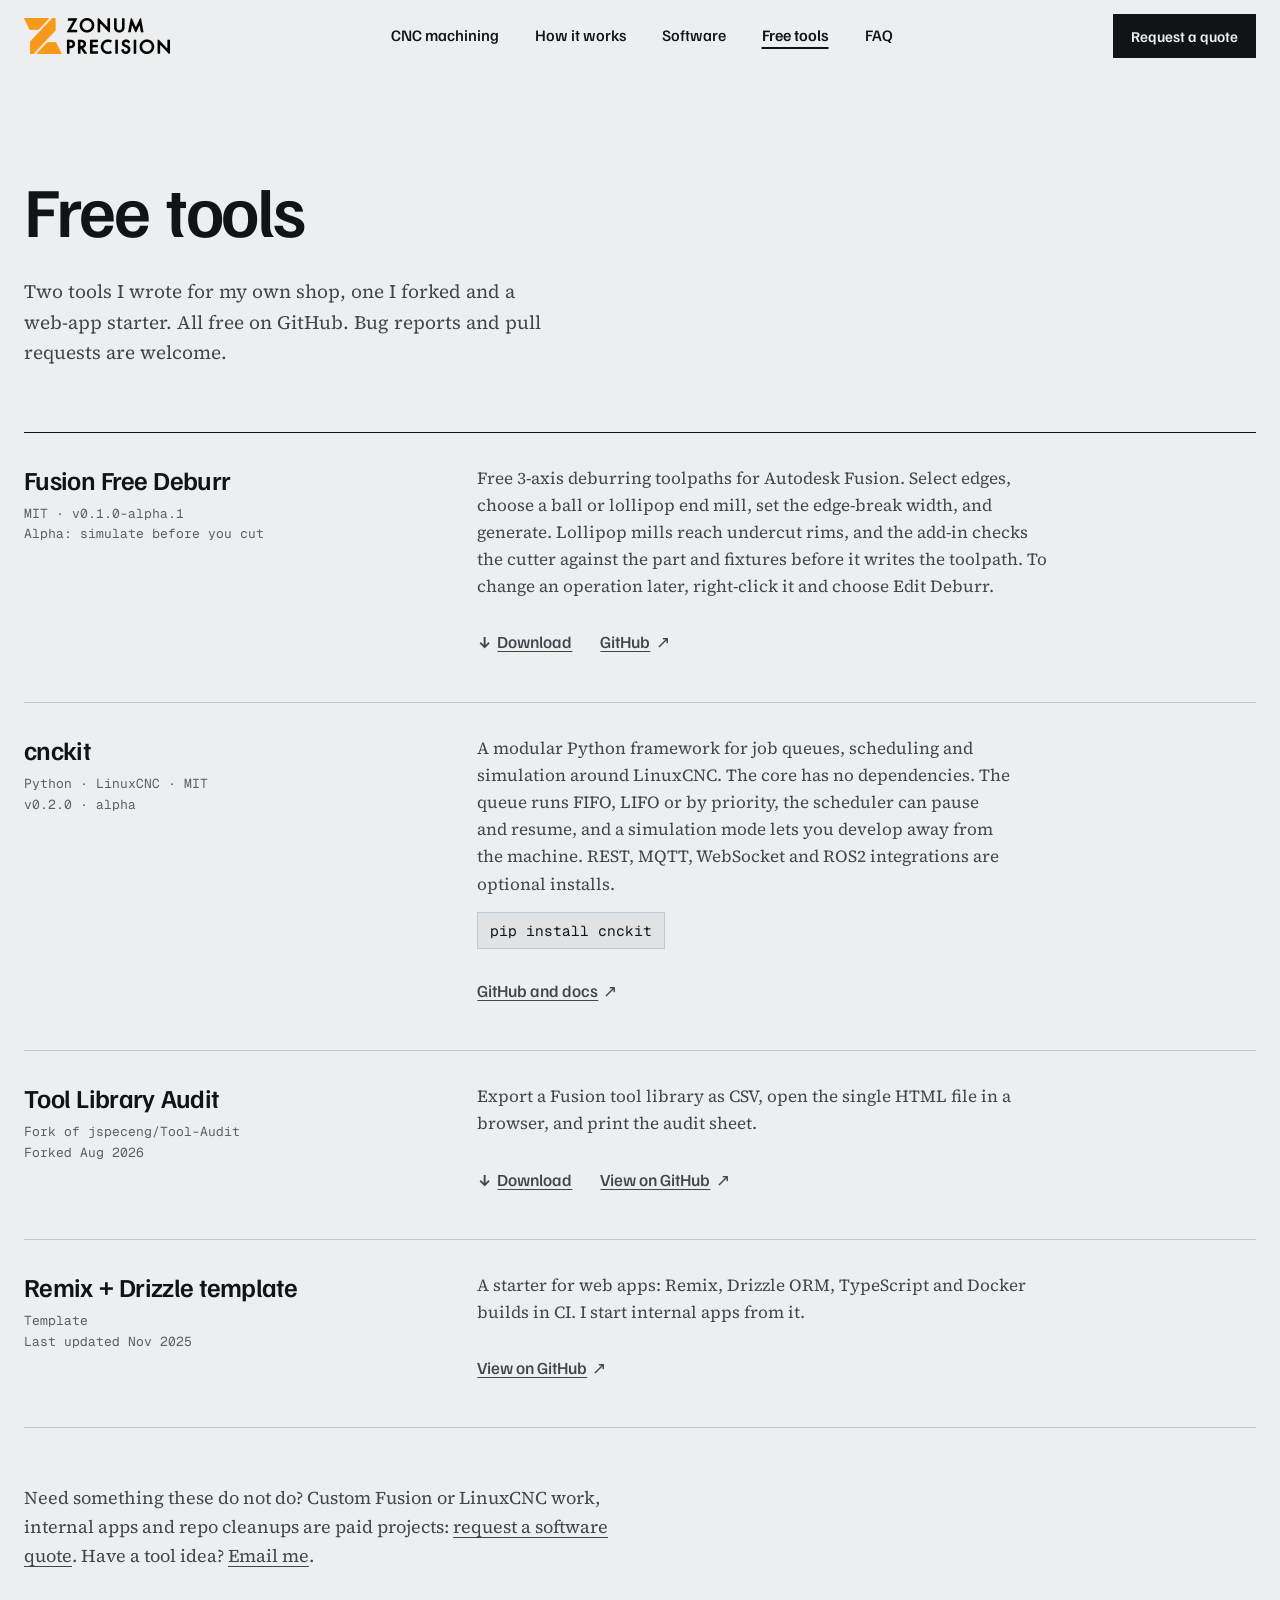
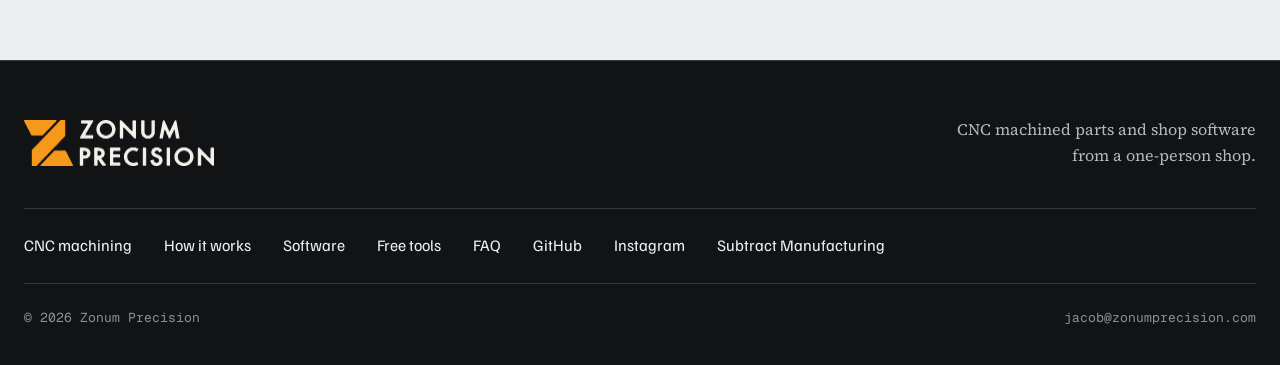
<file: resources.html>
<!DOCTYPE html>
<html lang="en">
  <head>
    <meta charset="UTF-8" />
    <meta name="viewport" content="width=device-width, initial-scale=1.0" />
    <title>Free Open-Source Tools for CNC Shops | Zonum Precision</title>
    <meta
      name="description"
      content="Fusion Free Deburr toolpaths, cnckit for LinuxCNC job queues, a Fusion tool library audit sheet, and a web-app starter. Free on GitHub."
    />
    <meta name="theme-color" content="#eceeef" />
    <meta name="robots" content="index, follow, max-image-preview:large" />
    <link rel="canonical" href="https://zonumprecision.com/resources" />
    <link rel="icon" href="/favicon.ico" sizes="48x48" />
    <link rel="icon" type="image/png" href="/assets/favicon.png" sizes="256x256" />
    <link rel="apple-touch-icon" href="/assets/favicon.png" />
    <meta property="og:type" content="website" />
    <meta property="og:site_name" content="Zonum Precision" />
    <meta property="og:locale" content="en_US" />
    <meta property="og:title" content="Free shop tools: Fusion Free Deburr, cnckit | Zonum Precision" />
    <meta property="og:description" content="Open-source tools for CNC machinists: Fusion Free Deburr, cnckit, Tool Library Audit." />
    <meta property="og:url" content="https://zonumprecision.com/resources" />
    <meta property="og:image" content="https://zonumprecision.com/assets/og.png?v=3" />
    <meta property="og:image:width" content="1200" />
    <meta property="og:image:height" content="630" />
    <meta property="og:image:type" content="image/png" />
    <meta property="og:image:alt" content="Zonum Precision. Send a STEP file, get a quote from the person who cuts it." />
    <meta name="twitter:card" content="summary_large_image" />
    <meta name="twitter:title" content="Free shop tools: Fusion Free Deburr, cnckit | Zonum Precision" />
    <meta name="twitter:description" content="Open-source tools for CNC machinists: Fusion Free Deburr, cnckit, Tool Library Audit." />
    <meta name="twitter:image" content="https://zonumprecision.com/assets/og.png?v=3" />
    <meta name="twitter:image:alt" content="Zonum Precision. Send a STEP file, get a quote from the person who cuts it." />
    <link rel="preload" href="/assets/fonts/familjen-grotesk-400-700.woff2" as="font" type="font/woff2" crossorigin />
    <link rel="preload" href="/assets/fonts/source-serif-4-400-600.woff2" as="font" type="font/woff2" crossorigin />
    <link rel="preload" href="/assets/fonts/geist-mono.woff2" as="font" type="font/woff2" crossorigin />
    <link rel="stylesheet" href="/assets/styles.css?v=41" />
    <script type="application/ld+json">
      {
        "@context": "https://schema.org",
        "@graph": [
          {
            "@type": "CollectionPage",
            "@id": "https://zonumprecision.com/resources#page",
            "breadcrumb": { "@id": "https://zonumprecision.com/resources#breadcrumb" },
            "inLanguage": "en-US",
            "publisher": { "@id": "https://zonumprecision.com/#org" },
            "url": "https://zonumprecision.com/resources",
            "name": "Free tools",
            "isPartOf": { "@id": "https://zonumprecision.com/#website" },
            "mainEntity": {
              "@type": "ItemList",
              "itemListElement": [
                {
                  "@type": "ListItem",
                  "position": 1,
                  "item": {
                    "@type": "SoftwareSourceCode",
                    "name": "Fusion Free Deburr",
                    "description": "Free 3-axis deburring toolpaths for Autodesk Fusion.",
                    "codeRepository": "https://github.com/jkkicks/Fusion-Free-Deburr",
                    "license": "https://opensource.org/license/mit",
                    "version": "0.1.0-alpha.1",
                    "isAccessibleForFree": true,
                    "author": { "@id": "https://zonumprecision.com/#jacob" }
                  }
                },
                {
                  "@type": "ListItem",
                  "position": 2,
                  "item": {
                    "@type": "SoftwareSourceCode",
                    "name": "cnckit",
                    "description": "A modular Python framework for job queues, scheduling and simulation around LinuxCNC.",
                    "codeRepository": "https://github.com/jkkicks/cnckit",
                    "programmingLanguage": "Python",
                    "license": "https://opensource.org/license/mit",
                    "version": "0.2.0",
                    "isAccessibleForFree": true,
                    "author": { "@id": "https://zonumprecision.com/#jacob" }
                  }
                },
                {
                  "@type": "ListItem",
                  "position": 3,
                  "item": {
                    "@type": "SoftwareSourceCode",
                    "name": "Tool Library Audit",
                    "description": "Export a Fusion tool library as CSV, open the single HTML file in a browser, and print the audit sheet.",
                    "codeRepository": "https://github.com/jkkicks/Tool-Audit",
                    "isAccessibleForFree": true
                  }
                },
                {
                  "@type": "ListItem",
                  "position": 4,
                  "item": {
                    "@type": "SoftwareSourceCode",
                    "name": "Remix + Drizzle template",
                    "description": "A starter for web apps: Remix, Drizzle ORM, TypeScript and Docker builds in CI.",
                    "codeRepository": "https://github.com/jkkicks/Remix-Drizzle-Template",
                    "isAccessibleForFree": true,
                    "author": { "@id": "https://zonumprecision.com/#jacob" }
                  }
                }
              ]
            }
          },
          { "@type": "ProfessionalService", "@id": "https://zonumprecision.com/#org", "name": "Zonum Precision", "url": "https://zonumprecision.com/", "email": "jacob@zonumprecision.com" },
          { "@type": "WebSite", "@id": "https://zonumprecision.com/#website", "url": "https://zonumprecision.com/", "name": "Zonum Precision" },
          { "@type": "Person", "@id": "https://zonumprecision.com/#jacob", "name": "Jacob", "url": "https://zonumprecision.com/" },
          {
            "@type": "BreadcrumbList",
            "@id": "https://zonumprecision.com/resources#breadcrumb",
            "itemListElement": [
              { "@type": "ListItem", "position": 1, "name": "Home", "item": "https://zonumprecision.com/" },
              { "@type": "ListItem", "position": 2, "name": "Free tools", "item": "https://zonumprecision.com/resources" }
            ]
          }
        ]
      }
    </script>
  </head>
  <body>
    <a class="skip-link" href="#main">Skip to content</a>

    <header class="nav" data-nav>
      <div class="wrap nav-inner">
        <a class="brand" href="/" aria-label="Zonum Precision home">
          <img src="/assets/zp-logo.png?v=2" alt="Zonum Precision" width="146" height="36" />
        </a>
        <nav aria-label="Primary">
          <ul class="nav-links" id="nav-links">
            <li><a href="/#machining">CNC machining</a></li>
            <li><a href="/#process">How it works</a></li>
            <li><a href="/#software">Software</a></li>
            <li><a href="/resources" aria-current="page">Free tools</a></li>
            <li><a href="/#faq">FAQ</a></li>
          </ul>
        </nav>
        <div class="nav-cta">
          <a class="nav-quote" href="/#contact"><span class="long">Request a quote</span><span class="short">Get a quote</span></a>
          <button class="nav-toggle" type="button" aria-expanded="false" aria-controls="nav-links" aria-label="Menu" data-nav-toggle>
            <svg viewBox="0 0 20 20" fill="none" stroke="currentColor" stroke-width="1.6" stroke-linecap="square" aria-hidden="true">
              <path d="M3 6h14M3 10h14M3 14h14" />
            </svg>
          </button>
        </div>
      </div>
    </header>

    <main id="main" tabindex="-1">
      <section class="page-head">
        <div class="wrap">
          <h1>Free tools</h1>
          <p class="lead">Two tools I wrote for my own shop, one I forked and a web-app starter. All free on GitHub. Bug reports and pull requests are welcome.</p>
        </div>
      </section>

      <section class="section" aria-label="Tools">
        <div class="wrap">
          <div class="tools">
            <article class="tool">
              <div class="tool-name">
                <h2>Fusion Free Deburr</h2>
                <p class="meta">MIT · v0.1.0-alpha.1<br />Alpha: simulate before you cut</p>
              </div>
              <div class="tool-body">
                <p>Free 3-axis deburring toolpaths for Autodesk Fusion. Select edges, choose a ball or lollipop end mill, set the edge-break width, and generate. Lollipop mills reach undercut rims, and the add-in checks the cutter against the part and fixtures before it writes the toolpath. To change an operation later, right-click it and choose Edit Deburr.</p>
                <p class="tool-links"><a href="https://github.com/jkkicks/Fusion-Free-Deburr/releases" target="_blank" rel="noopener" class="dl">Download<span class="sr-only"> (opens in new tab)</span></a><a href="https://github.com/jkkicks/Fusion-Free-Deburr" target="_blank" rel="noopener" class="ext">GitHub<span class="sr-only"> (opens in new tab)</span></a></p>
              </div>
            </article>

            <article class="tool">
              <div class="tool-name">
                <h2>cnckit</h2>
                <p class="meta">Python · LinuxCNC · MIT<br />v0.2.0 · alpha</p>
              </div>
              <div class="tool-body">
                <p>A modular Python framework for job queues, scheduling and simulation around LinuxCNC. The core has no dependencies. The queue runs FIFO, LIFO or by priority, the scheduler can pause and resume, and a simulation mode lets you develop away from the machine. REST, MQTT, WebSocket and ROS2 integrations are optional installs.</p>
                <p><code class="install">pip install cnckit</code></p>
                <p class="tool-links"><a href="https://github.com/jkkicks/cnckit" target="_blank" rel="noopener" class="ext">GitHub and docs<span class="sr-only"> (opens in new tab)</span></a></p>
              </div>
            </article>

            <article class="tool">
              <div class="tool-name">
                <h2>Tool Library Audit</h2>
                <p class="meta">Fork of jspeceng/Tool-Audit<br />Forked Aug 2026</p>
              </div>
              <div class="tool-body">
                <p>Export a Fusion tool library as CSV, open the single HTML file in a browser, and print the audit sheet.</p>
                <p class="tool-links"><a href="https://raw.githubusercontent.com/jkkicks/Tool-Audit/main/index.html" target="_blank" rel="noopener" class="dl">Download<span class="sr-only"> (opens in new tab)</span></a><a href="https://github.com/jkkicks/Tool-Audit" target="_blank" rel="noopener" class="ext">View on GitHub<span class="sr-only"> (opens in new tab)</span></a></p>
              </div>
            </article>

            <article class="tool">
              <div class="tool-name">
                <h2>Remix + Drizzle template</h2>
                <p class="meta">Template<br />Last updated Nov 2025</p>
              </div>
              <div class="tool-body">
                <p>A starter for web apps: Remix, Drizzle ORM, TypeScript and Docker builds in CI. I start internal apps from it.</p>
                <p class="tool-links"><a href="https://github.com/jkkicks/Remix-Drizzle-Template" target="_blank" rel="noopener" class="ext">View on GitHub<span class="sr-only"> (opens in new tab)</span></a></p>
              </div>
            </article>
          </div>

          <p class="note-line">Need something these do not do? Custom Fusion or LinuxCNC work, internal apps and repo cleanups are paid projects: <a href="/?mode=software#contact">request a software quote</a>. Have a tool idea? <a href="mailto:jacob@zonumprecision.com">Email me</a>.</p>
        </div>
      </section>
    </main>

    <footer class="footer dark">
      <div class="wrap">
        <div class="footer-top">
          <img src="/assets/zp-logo-light.png?v=3" alt="Zonum Precision" width="190" height="47" loading="lazy" />
          <p>CNC machined parts and shop software from a one-person shop.</p>
        </div>
        <nav class="footer-links" aria-label="Footer">
          <a href="/#machining">CNC machining</a>
          <a href="/#process">How it works</a>
          <a href="/#software">Software</a>
          <a href="/resources">Free tools</a>
          <a href="/#faq">FAQ</a>
          <a href="https://github.com/jkkicks" target="_blank" rel="noopener">GitHub<span class="sr-only"> (opens in new tab)</span></a>
          <a href="https://www.instagram.com/zonumprecision" target="_blank" rel="noopener">Instagram<span class="sr-only"> (opens in new tab)</span></a>
          <a href="https://subtractmanufacturing.com" target="_blank" rel="noopener">Subtract Manufacturing<span class="sr-only"> (opens in new tab)</span></a>
        </nav>
        <div class="footer-bottom">
          <span>© <span data-year>2026</span> Zonum Precision</span>
          <span>jacob@zonumprecision.com</span>
        </div>
      </div>
    </footer>

    <div class="toast" role="status" aria-live="polite" data-toast></div>
    <script src="/assets/main.js?v=30" defer></script>
  </body>
</html>
</file>
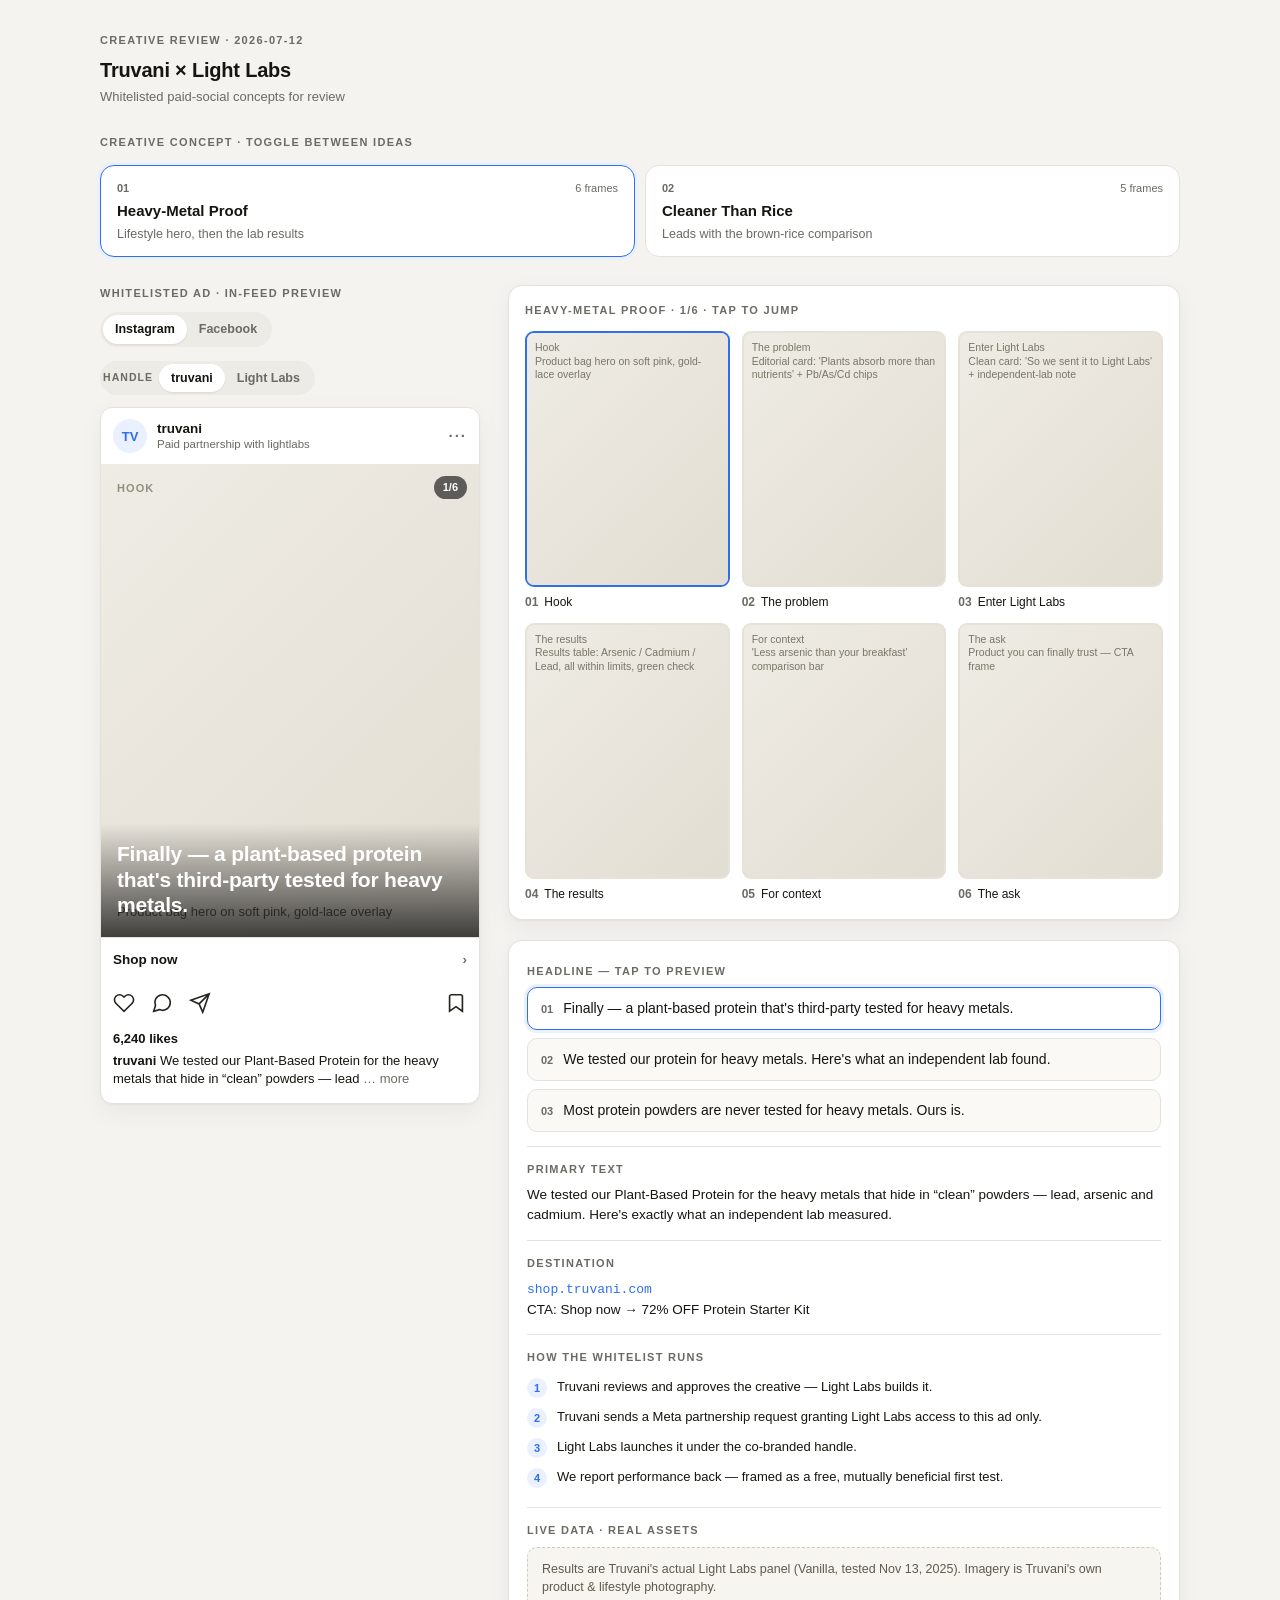
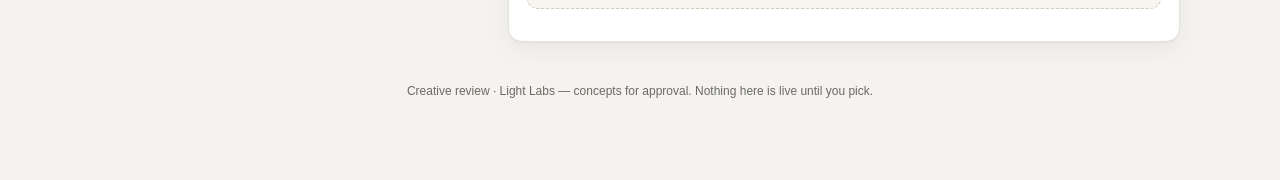
<file: .agents/skills/ad-creative/assets/creative-review-template.html>
<!DOCTYPE html>
<!--
  Creative Review Page — a shareable ad-creative approval artifact.

  HOW TO USE (agents): replace the JSON inside <script id="review-data"> below
  with the real project. Everything else renders from it. The file is
  self-contained — no build, no network, no dependencies. Open it in a browser,
  host it on any static host (Vercel/Netlify/GitHub Pages), or hand off the
  single .html file.

  THE DATA BLOCK IS JSON, NOT JAVASCRIPT:
    - double-quoted keys and strings, no comments, no trailing commas
    - it is inert data (parsed with JSON.parse), so a value can never execute
    - SECURITY: escape every literal "<" in your text values as \u003c so a
      value like "</script>" can never break out of the tag. All values are
      also HTML-escaped again at render time.

  DATA SHAPE — see references/creative-review-page.md for the annotated spec.
  Images: each frame's "image" may be a local path/file URL or a data URI.
  Remote and protocol-relative URLs are blocked; package images with the page.
  If omitted (or the file is missing), a placeholder shows the frame label +
  the image prompt — use this for concepts not yet rendered to image.
-->
<html lang="en">
<head>
<meta charset="utf-8" />
<meta name="viewport" content="width=device-width, initial-scale=1" />
<title>Creative Review</title>
<style>
  :root {
    --bg: #f4f3f0; --card: #ffffff; --ink: #16150f; --muted: #6b6a63;
    --line: #e4e2dc; --accent: #2f6fed; --accent-soft: #eaf0fe;
    --radius: 14px; --shadow: 0 1px 2px rgba(0,0,0,.04), 0 8px 24px rgba(0,0,0,.05);
  }
  * { box-sizing: border-box; }
  body { margin: 0; background: var(--bg); color: var(--ink);
    font: 15px/1.5 -apple-system, BlinkMacSystemFont, "Segoe UI", Roboto, Helvetica, Arial, sans-serif;
    -webkit-font-smoothing: antialiased; }
  .wrap { max-width: 1120px; margin: 0 auto; padding: 32px 20px 80px; }
  .eyebrow { font-size: 11px; font-weight: 700; letter-spacing: .12em; text-transform: uppercase; color: var(--muted); }
  a { color: var(--accent); }

  header.project { margin-bottom: 28px; }
  header.project h1 { font-size: 20px; margin: 6px 0 2px; letter-spacing: -.01em; }
  header.project .sub { color: var(--muted); font-size: 13px; }

  .concepts { display: grid; grid-template-columns: repeat(auto-fit, minmax(210px, 1fr)); gap: 10px; margin: 14px 0 28px; }
  .concept { text-align: left; background: var(--card); border: 1.5px solid var(--line); border-radius: var(--radius);
    padding: 14px 16px; cursor: pointer; transition: border-color .12s, box-shadow .12s; font: inherit; color: inherit; }
  .concept:hover { border-color: #cfcdc6; }
  .concept[aria-pressed="true"] { border-color: var(--accent); box-shadow: 0 0 0 3px var(--accent-soft); background: #fff; }
  .concept .row1 { display: flex; align-items: baseline; justify-content: space-between; gap: 8px; }
  .concept .num { font-size: 11px; font-weight: 700; color: var(--muted); }
  .concept .frames { font-size: 11px; color: var(--muted); }
  .concept .name { font-weight: 650; font-size: 15px; margin: 4px 0 3px; }
  .concept .tag { font-size: 12.5px; color: var(--muted); line-height: 1.35; }

  .grid { display: grid; grid-template-columns: minmax(0, 380px) minmax(0, 1fr); gap: 28px; align-items: start; }
  @media (max-width: 860px) { .grid { grid-template-columns: 1fr; } }
  .col-label { margin-bottom: 10px; }

  .toggles { display: flex; flex-wrap: wrap; gap: 14px; margin-bottom: 12px; }
  .seg { display: inline-flex; background: #ecebe6; border-radius: 999px; padding: 3px; }
  .seg button { border: 0; background: transparent; font: inherit; font-size: 12.5px; font-weight: 600; color: var(--muted);
    padding: 5px 12px; border-radius: 999px; cursor: pointer; }
  .seg button[aria-pressed="true"] { background: #fff; color: var(--ink); box-shadow: 0 1px 2px rgba(0,0,0,.08); }
  .seg .lbl { align-self: center; font-size: 10.5px; font-weight: 700; letter-spacing: .1em; text-transform: uppercase; color: var(--muted); margin-right: 6px; }

  .post { background: var(--card); border: 1px solid var(--line); border-radius: 12px; overflow: hidden; box-shadow: var(--shadow); }
  .post .top { display: flex; align-items: center; gap: 10px; padding: 11px 12px; }
  .post .avatar { width: 34px; height: 34px; border-radius: 50%; background: var(--accent-soft); color: var(--accent);
    display: grid; place-items: center; font-weight: 700; font-size: 13px; overflow: hidden; flex: none; }
  .post .avatar img { width: 100%; height: 100%; object-fit: cover; }
  .post .who { line-height: 1.2; }
  .post .who .name { font-weight: 650; font-size: 13.5px; }
  .post .who .partner { font-size: 11.5px; color: var(--muted); }
  .post .dots { margin-left: auto; color: var(--muted); font-weight: 700; letter-spacing: 2px; }
  .frame { position: relative; aspect-ratio: 4/5; background: #ded9d0; display: grid; }
  .frame img { width: 100%; height: 100%; object-fit: cover; grid-area: 1/1; z-index: 1; }
  .frame .ph { grid-area: 1/1; display: flex; flex-direction: column; justify-content: space-between; padding: 16px;
    background: linear-gradient(135deg,#efece5,#e2ddd2); }
  .frame .ph .plabel { font-size: 11px; font-weight: 700; letter-spacing: .1em; text-transform: uppercase; color: #948e80; }
  .frame .ph .pprompt { font-size: 13px; color: #5f5a4e; line-height: 1.4; }
  .frame .badge { position: absolute; top: 12px; left: 12px; z-index: 2; background: rgba(255,255,255,.92);
    font-size: 11.5px; font-weight: 600; padding: 5px 10px; border-radius: 999px; display: flex; align-items: center; gap: 5px; }
  .frame .counter { position: absolute; top: 12px; right: 12px; z-index: 2; background: rgba(0,0,0,.6); color: #fff; font-size: 11px;
    font-weight: 600; padding: 3px 9px; border-radius: 999px; }
  .frame .headline { position: absolute; left: 0; right: 0; bottom: 0; z-index: 2; padding: 18px 16px 20px; color: #fff;
    font-size: 21px; font-weight: 700; line-height: 1.2; letter-spacing: -.01em;
    background: linear-gradient(to top, rgba(0,0,0,.72), rgba(0,0,0,0)); }
  .frame .headline.light { color: var(--ink); background: linear-gradient(to top, rgba(255,255,255,.85), rgba(255,255,255,0)); }

  /* Instagram chrome */
  .ig-cta { display: flex; align-items: center; justify-content: space-between; padding: 12px; border-top: 1px solid var(--line);
    font-weight: 600; font-size: 13.5px; }
  .ig-cta .chev { color: var(--muted); }
  .ig-actions { display: flex; gap: 16px; padding: 10px 12px 2px; color: #26251f; }
  .ig-actions svg { width: 22px; height: 22px; }
  .ig-actions .save { margin-left: auto; }
  .likes { padding: 6px 12px 2px; font-weight: 650; font-size: 13px; }
  .caption { padding: 2px 12px 14px; font-size: 13px; line-height: 1.4; }
  .caption .h { font-weight: 650; }
  .caption .more { color: var(--muted); }

  /* Facebook chrome — link card below image + text actions */
  .fb-card { display: flex; align-items: center; gap: 12px; padding: 12px; background: #f3f4f6; border-top: 1px solid var(--line); }
  .fb-card .meta { min-width: 0; flex: 1; }
  .fb-card .dom { font-size: 11px; letter-spacing: .04em; text-transform: uppercase; color: var(--muted); }
  .fb-card .hl { font-size: 14px; font-weight: 650; line-height: 1.25; margin-top: 2px; overflow: hidden; }
  .fb-card .btn { flex: none; background: #e4e6eb; color: #050505; font-weight: 650; font-size: 12.5px; padding: 8px 14px; border-radius: 7px; }
  .fb-actions { display: flex; padding: 4px 12px; border-top: 1px solid var(--line); }
  .fb-actions span { flex: 1; text-align: center; padding: 8px 0; font-size: 13px; font-weight: 600; color: var(--muted); }

  .board { background: var(--card); border: 1px solid var(--line); border-radius: var(--radius); padding: 16px; box-shadow: var(--shadow); margin-bottom: 20px; }
  .board .frames-grid { display: grid; grid-template-columns: repeat(3, 1fr); gap: 12px; margin-top: 12px; }
  @media (max-width: 480px) { .board .frames-grid { grid-template-columns: repeat(2, 1fr); } }
  .thumb { border: 0; background: transparent; padding: 0; cursor: pointer; text-align: left; font: inherit; color: inherit; }
  .thumb .box { aspect-ratio: 4/5; border-radius: 9px; overflow: hidden; border: 2px solid transparent; background: #e7e2d8;
    display: grid; transition: border-color .12s; }
  .thumb[aria-current="true"] .box { border-color: var(--accent); }
  .thumb .box img { width: 100%; height: 100%; object-fit: cover; grid-area: 1/1; z-index: 1; }
  .thumb .box .mini { grid-area: 1/1; padding: 8px; font-size: 10.5px; color: #7a7566; line-height: 1.3;
    background: linear-gradient(135deg,#efece5,#e2ddd2); overflow: hidden; }
  .thumb .cap { margin-top: 6px; font-size: 12px; }
  .thumb .cap .n { color: var(--muted); font-weight: 700; margin-right: 6px; }

  .copy { background: var(--card); border: 1px solid var(--line); border-radius: var(--radius); padding: 18px; box-shadow: var(--shadow); }
  .copy .block { padding: 14px 0; border-top: 1px solid var(--line); }
  .copy .block:first-of-type { border-top: 0; padding-top: 4px; }
  .headline-opt { display: flex; gap: 10px; align-items: flex-start; width: 100%; text-align: left; font: inherit; color: inherit;
    background: #faf9f6; border: 1.5px solid var(--line); border-radius: 10px; padding: 11px 13px; cursor: pointer; margin-top: 8px; }
  .headline-opt[aria-pressed="true"] { border-color: var(--accent); background: #fff; box-shadow: 0 0 0 3px var(--accent-soft); }
  .headline-opt .n { font-size: 11px; font-weight: 700; color: var(--muted); margin-top: 2px; }
  .headline-opt .t { font-size: 14px; line-height: 1.35; }
  .kv { font-size: 13.5px; line-height: 1.5; }
  .kv .dest { color: var(--accent); font-family: ui-monospace, SFMono-Regular, Menlo, monospace; font-size: 13px; }
  .steps { margin: 8px 0 0; padding: 0; list-style: none; }
  .steps li { display: flex; gap: 10px; padding: 5px 0; font-size: 13px; line-height: 1.4; }
  .steps li .i { flex: none; width: 20px; height: 20px; border-radius: 50%; background: var(--accent-soft); color: var(--accent);
    display: grid; place-items: center; font-size: 11px; font-weight: 700; }
  .grounding { background: #f6f5ef; border: 1px dashed #cfcabb; border-radius: 10px; padding: 12px 14px; font-size: 12.5px; color: #5f5a4e; line-height: 1.45; margin-top: 8px; }
  .err { background: #fbeaea; border: 1px solid #e6b7b7; color: #8a2b2b; border-radius: 10px; padding: 14px 16px; font-size: 13px; }
  footer { margin-top: 40px; text-align: center; font-size: 12px; color: var(--muted); }
</style>
</head>
<body>

<!-- DATA — replace this JSON with your project (see the comment at the top of the file). -->
<script type="application/json" id="review-data">
{
  "project": {
    "brand": "Truvani",
    "agency": "Light Labs",
    "date": "2026-07-12",
    "note": "Whitelisted paid-social concepts for review"
  },
  "platforms": ["instagram", "facebook"],
  "concepts": [
    {
      "name": "Heavy-Metal Proof",
      "tagline": "Lifestyle hero, then the lab results",
      "handles": [
        { "name": "truvani", "partner": "Paid partnership with lightlabs", "initials": "TV" },
        { "name": "Light Labs", "partner": "Paid partnership with truvani", "initials": "LL" }
      ],
      "frames": [
        { "label": "Hook", "prompt": "Product bag hero on soft pink, gold-lace overlay", "headline": "Finally — a plant-based protein that's third-party tested for heavy metals.", "headlineTheme": "dark" },
        { "label": "The problem", "prompt": "Editorial card: 'Plants absorb more than nutrients' + Pb/As/Cd chips" },
        { "label": "Enter Light Labs", "prompt": "Clean card: 'So we sent it to Light Labs' + independent-lab note" },
        { "label": "The results", "prompt": "Results table: Arsenic / Cadmium / Lead, all within limits, green check" },
        { "label": "For context", "prompt": "'Less arsenic than your breakfast' comparison bar" },
        { "label": "The ask", "prompt": "Product you can finally trust — CTA frame", "headline": "Protein you can finally trust." }
      ],
      "headlines": [
        "Finally — a plant-based protein that's third-party tested for heavy metals.",
        "We tested our protein for heavy metals. Here's what an independent lab found.",
        "Most protein powders are never tested for heavy metals. Ours is."
      ],
      "likes": "6,240",
      "primaryText": "We tested our Plant-Based Protein for the heavy metals that hide in “clean” powders — lead, arsenic and cadmium. Here's exactly what an independent lab measured.",
      "destination": { "url": "shop.truvani.com", "cta": "Shop now", "offer": "72% OFF Protein Starter Kit" },
      "rollout": {
        "title": "How the whitelist runs",
        "steps": [
          "Truvani reviews and approves the creative — Light Labs builds it.",
          "Truvani sends a Meta partnership request granting Light Labs access to this ad only.",
          "Light Labs launches it under the co-branded handle.",
          "We report performance back — framed as a free, mutually beneficial first test."
        ]
      },
      "grounding": "Results are Truvani's actual Light Labs panel (Vanilla, tested Nov 13, 2025). Imagery is Truvani's own product & lifestyle photography."
    },
    {
      "name": "Cleaner Than Rice",
      "tagline": "Leads with the brown-rice comparison",
      "frames": [
        { "label": "Hook", "prompt": "Split visual: brown rice vs protein scoop", "headline": "Your “clean” brown rice protein? Test it.", "headlineTheme": "dark" },
        { "label": "The claim", "prompt": "Stat card comparing arsenic levels" },
        { "label": "The proof", "prompt": "Light Labs results table" },
        { "label": "The context", "prompt": "What the numbers mean, plainly" },
        { "label": "The ask", "prompt": "Starter-kit offer frame", "headline": "Trust the label. Then trust the test." }
      ],
      "headlines": [
        "Your “clean” brown rice protein? Test it.",
        "Brown rice protein is often the worst offender for arsenic. We checked ours.",
        "“Plant-based” doesn't mean “clean.” We have the lab panel to prove ours is."
      ],
      "primaryText": "Brown-rice protein is one of the most common sources of dietary arsenic. So we sent ours to an independent lab. Here's the panel.",
      "destination": { "url": "shop.truvani.com", "cta": "Shop now", "offer": "72% OFF Protein Starter Kit" },
      "grounding": "Comparison figures are from Truvani's Light Labs panel and published dietary-arsenic ranges. No competitor is named."
    }
  ]
}
</script>

<div class="wrap">
  <header class="project" id="project"></header>
  <div class="eyebrow">Creative concept · toggle between ideas</div>
  <div class="concepts" id="concepts"></div>
  <div class="grid">
    <section>
      <div class="eyebrow col-label" id="preview-label">In-feed preview</div>
      <div class="toggles" id="toggles"></div>
      <div class="post" id="post"></div>
    </section>
    <section>
      <div class="board">
        <div class="eyebrow" id="board-label">Storyboard · tap to jump</div>
        <div class="frames-grid" id="frames-grid"></div>
      </div>
      <div class="copy" id="copy"></div>
    </section>
  </div>
  <footer id="footer"></footer>
</div>

<script>
/* ============================================================================
   RENDER — generic; no need to edit when swapping the DATA JSON above.
   ========================================================================== */
const esc = (s) => String(s == null ? "" : s).replace(/[&<>"']/g, c => (
  { "&": "&amp;", "<": "&lt;", ">": "&gt;", '"': "&quot;", "'": "&#39;" }[c]));
const PLATFORMS = { instagram: "Instagram", facebook: "Facebook" };

let DATA;
try {
  DATA = JSON.parse(document.getElementById("review-data").textContent);
} catch (e) {
  document.querySelector(".wrap").innerHTML =
    '<div class="err"><b>Couldn\'t read the review data.</b><br/>The <code>#review-data</code> block must be valid JSON — double-quoted keys and strings, no comments, no trailing commas. Parser said: ' + esc(e.message) + '</div>';
  throw e;
}

function invalid(msg) {
  document.querySelector(".wrap").innerHTML =
    '<div class="err"><b>The review data is missing something.</b><br/>' + esc(msg) + '</div>';
  throw new Error(msg);
}
if (!DATA || !Array.isArray(DATA.concepts) || !DATA.concepts.length)
  invalid('"concepts" must be a non-empty array.');
DATA.concepts.forEach((c, i) => {
  if (!c || typeof c !== "object") invalid(`concepts[${i}] must be an object.`);
  if (!Array.isArray(c.frames) || !c.frames.length) invalid(`concepts[${i}].frames must be a non-empty array.`);
});

const state = { concept: 0, frame: 0, platform: null, handle: 0, headline: 0 };
const concept = () => DATA.concepts[state.concept];

// platforms restricted to the ones we can render; default to first valid
const platformList = () => (DATA.platforms || ["instagram"]).filter(p => PLATFORMS[p]);
state.platform = platformList()[0] || "instagram";

const heart = '<svg viewBox="0 0 24 24" fill="none" stroke="currentColor" stroke-width="1.8"><path d="M20.8 4.6a5.5 5.5 0 0 0-7.8 0L12 5.6l-1-1a5.5 5.5 0 1 0-7.8 7.8l1 1L12 21l7.8-7.6 1-1a5.5 5.5 0 0 0 0-7.8z"/></svg>';
const comment = '<svg viewBox="0 0 24 24" fill="none" stroke="currentColor" stroke-width="1.8"><path d="M21 11.5a8.4 8.4 0 0 1-11.8 7.7L3 21l1.9-6.2A8.4 8.4 0 1 1 21 11.5z"/></svg>';
const share = '<svg viewBox="0 0 24 24" fill="none" stroke="currentColor" stroke-width="1.8"><path d="M22 2 11 13M22 2l-7 20-4-9-9-4 20-7z"/></svg>';
const bookmark = '<svg viewBox="0 0 24 24" fill="none" stroke="currentColor" stroke-width="1.8"><path d="M19 21l-7-5-7 5V5a2 2 0 0 1 2-2h10a2 2 0 0 1 2 2z"/></svg>';

function renderProject() {
  const p = DATA.project || {};
  const line = [p.brand, p.agency && `× ${p.agency}`].filter(Boolean).join(" ");
  document.getElementById("project").innerHTML =
    `<div class="eyebrow">Creative review${p.date ? " · " + esc(p.date) : ""}</div>
     <h1>${esc(line || "Ad creative")}</h1>${p.note ? `<div class="sub">${esc(p.note)}</div>` : ""}`;
  document.getElementById("footer").innerHTML =
    `Creative review${p.agency ? " · " + esc(p.agency) : ""} — concepts for approval. Nothing here is live until you pick.`;
}

function renderConcepts() {
  document.getElementById("concepts").innerHTML = DATA.concepts.map((c, i) => `
    <button class="concept" aria-pressed="${i === state.concept}" data-i="${i}">
      <div class="row1"><span class="num">${String(i + 1).padStart(2, "0")}</span>
        <span class="frames">${c.frames.length} frame${c.frames.length === 1 ? "" : "s"}</span></div>
      <div class="name">${esc(c.name)}</div>
      <div class="tag">${esc(c.tagline || "")}</div>
    </button>`).join("");
  document.querySelectorAll(".concept").forEach(b =>
    b.onclick = () => { state.concept = +b.dataset.i; state.frame = 0; state.handle = 0; state.headline = 0; renderAll(); });
}

function handles() {
  return concept().handles || [{
    name: DATA.project?.brand || "brand",
    partner: DATA.project?.agency ? "Paid partnership with " + DATA.project.agency.toLowerCase() : "Sponsored",
    initials: (DATA.project?.brand || "AD").slice(0, 2).toUpperCase()
  }];
}

function renderToggles() {
  const plats = platformList(), hs = handles();
  let html = "";
  if (plats.length > 1) {
    html += `<div class="seg" role="group">${plats.map(p =>
      `<button data-plat="${esc(p)}" aria-pressed="${p === state.platform}">${esc(PLATFORMS[p])}</button>`).join("")}</div>`;
  }
  if (hs.length > 1) {
    html += `<div class="seg" role="group"><span class="lbl">Handle</span>${hs.map((h, i) =>
      `<button data-handle="${i}" aria-pressed="${i === state.handle}">${esc(h.name)}</button>`).join("")}</div>`;
  }
  const el = document.getElementById("toggles");
  el.innerHTML = html;
  el.querySelectorAll("[data-plat]").forEach(b => b.onclick = () => { state.platform = b.dataset.plat; renderToggles(); renderPost(); });
  el.querySelectorAll("[data-handle]").forEach(b => b.onclick = () => { state.handle = +b.dataset.handle; renderToggles(); renderPost(); });
  document.getElementById("preview-label").textContent = (hs.length > 1 ? "Whitelisted ad · " : "") + "In-feed preview";
}

// Classify with the browser URL parser; tabs/newlines and backslashes can hide a remote URL.
function localImageSource(value) {
  if (typeof value !== "string") return "";
  const syntax = value.replace(/[\t\n\r]/g, "").replace(/\\/g, "/")
    .replace(/^[\u0000-\u0020]+|[\u0000-\u0020]+$/g, "");
  if (/^\/\//.test(syntax)) return "";
  try {
    const base = new URL(document.baseURI);
    const image = new URL(value, base);
    if (image.protocol === "data:" || (image.protocol === "file:" && !image.host)) return value;
    // Hosted relative assets stay on the review page's origin; absolute network URLs stay blocked.
    if (!/^[a-z][a-z0-9+.-]*:/i.test(syntax) && image.origin === base.origin) return value;
  } catch (_) { /* An invalid source falls back to the placeholder. */ }
  return "";
}

// placeholder underneath + image on top; a missing/broken image removes itself → placeholder shows
function frameVisual(f, phCls) {
  const ph = `<div class="${phCls}"><div class="plabel">${esc(f.label)}</div><div class="pprompt">${esc(f.prompt || "")}</div></div>`;
  // Only local/relative or data: image sources — block remote URLs so the page stays offline and cannot beacon on open.
  const localImg = localImageSource(f.image);
  const img = localImg ? `<img src="${esc(localImg)}" alt="${esc(f.label)}" onerror="this.remove()" />` : "";
  return ph + img;
}

function frameHTML(c, f) {
  const total = c.frames.length;
  const headlineText = state.frame === 0 ? (c.headlines?.[state.headline] || f.headline || "") : (f.headline || "");
  const theme = f.headlineTheme === "light" ? " light" : "";
  return `<div class="frame">
      ${frameVisual(f, "ph")}
      <span class="counter">${state.frame + 1}/${total}</span>
      ${headlineText ? `<div class="headline${theme}">${esc(headlineText)}</div>` : ""}
    </div>`;
}

function renderPost() {
  const c = concept(), f = c.frames[state.frame], h = handles()[state.handle] || handles()[0];
  const dest = c.destination || {};
  const top = `<div class="top">
      <div class="avatar">${h.initials ? esc(h.initials) : ""}</div>
      <div class="who"><div class="name">${esc(h.name)}</div><div class="partner">${esc(h.partner || "Sponsored")}</div></div>
      <div class="dots">···</div>
    </div>`;

  let chrome;
  if (state.platform === "facebook") {
    const domain = dest.url ? esc(dest.url) : "";
    const hl = c.headlines?.[state.headline] || f.headline || dest.offer || "";
    chrome = `<div class="fb-card">
        <div class="meta"><div class="dom">${domain}</div><div class="hl">${esc(hl)}</div></div>
        ${dest.cta ? `<div class="btn">${esc(dest.cta)}</div>` : ""}
      </div>
      <div class="fb-actions"><span>Like</span><span>Comment</span><span>Share</span></div>`;
  } else {
    chrome = `<div class="ig-cta"><span>${esc(dest.cta || "Learn more")}</span><span class="chev">›</span></div>
      <div class="ig-actions">${heart}${comment}${share}<span class="save">${bookmark}</span></div>
      ${c.likes ? `<div class="likes">${esc(c.likes)} likes</div>` : ""}
      <div class="caption"><span class="h">${esc(h.name)}</span> ${esc((c.primaryText || "").slice(0, 90))}<span class="more"> … more</span></div>`;
  }

  document.getElementById("post").innerHTML = top + frameHTML(c, f) + chrome;
  document.getElementById("board-label").textContent = `${c.name} · ${state.frame + 1}/${c.frames.length} · tap to jump`;
}

function renderBoard() {
  const c = concept();
  document.getElementById("frames-grid").innerHTML = c.frames.map((f, i) => `
    <button class="thumb" aria-current="${i === state.frame}" data-i="${i}">
      <div class="box">${frameVisual(f, "mini")}</div>
      <div class="cap"><span class="n">${String(i + 1).padStart(2, "0")}</span>${esc(f.label)}</div>
    </button>`).join("");
  document.querySelectorAll(".thumb").forEach(b =>
    b.onclick = () => { state.frame = +b.dataset.i; renderPost(); renderBoard(); });
}

function renderCopy() {
  const c = concept(), dest = c.destination || {};
  let html = "";
  if (c.headlines?.length) {
    html += `<div class="block"><div class="eyebrow">Headline — tap to preview</div>${c.headlines.map((h, i) =>
      `<button class="headline-opt" aria-pressed="${i === state.headline}" data-i="${i}">
        <span class="n">${String(i + 1).padStart(2, "0")}</span><span class="t">${esc(h)}</span></button>`).join("")}</div>`;
  }
  if (c.primaryText) html += `<div class="block"><div class="eyebrow">Primary text</div><div class="kv" style="margin-top:8px">${esc(c.primaryText)}</div></div>`;
  if (dest.url || dest.cta) {
    html += `<div class="block"><div class="eyebrow">Destination</div><div class="kv" style="margin-top:8px">
      ${dest.url ? `<span class="dest">${esc(dest.url)}</span><br/>` : ""}
      ${dest.cta ? `CTA: ${esc(dest.cta)}` : ""}${dest.offer ? ` → ${esc(dest.offer)}` : ""}</div></div>`;
  }
  if (c.rollout?.steps?.length) {
    html += `<div class="block"><div class="eyebrow">${esc(c.rollout.title || "How it runs")}</div>
      <ol class="steps">${c.rollout.steps.map((s, i) => `<li><span class="i">${i + 1}</span><span>${esc(s)}</span></li>`).join("")}</ol></div>`;
  }
  if (c.grounding) html += `<div class="block"><div class="eyebrow">Live data · real assets</div><div class="grounding">${esc(c.grounding)}</div></div>`;
  const el = document.getElementById("copy");
  el.innerHTML = html;
  el.querySelectorAll(".headline-opt").forEach(b =>
    b.onclick = () => { state.headline = +b.dataset.i; state.frame = 0; renderPost(); renderBoard(); renderCopy(); });
}

function renderAll() { renderConcepts(); renderToggles(); renderPost(); renderBoard(); renderCopy(); }
renderProject();
renderAll();
</script>
</body>
</html>
</file>
<file: assets/styles.css>
/* Zonum Precision. Drawing-sheet system: paper, ink, hairlines, one orange. */

@font-face {
  font-family: "Familjen Grotesk";
  font-style: normal;
  font-weight: 400 700;
  font-display: swap;
  src: url("/assets/fonts/familjen-grotesk-400-700.woff2") format("woff2");
}

@font-face {
  font-family: "Source Serif 4";
  font-style: normal;
  font-weight: 400 600;
  font-display: swap;
  src: url("/assets/fonts/source-serif-4-400-600.woff2") format("woff2");
}

@font-face {
  font-family: "Geist Mono";
  font-style: normal;
  font-weight: 400 500;
  font-display: swap;
  src: url("/assets/fonts/geist-mono.woff2") format("woff2");
}

:root {
  --paper: #eceeef;
  --paper-2: #e0e3e5;
  --ink: #111315;
  --ink-2: #41464b;
  --ink-3: #5a6066;
  --rule: #c3c8cc;
  --orange: #f8991c;
  --orange-ink: #9a4a08;
  --on-dark: #eceeef;
  --on-dark-2: #b4babf;
  --on-dark-3: #8b9298;

  --sans: "Familjen Grotesk", "Helvetica Neue", Arial, sans-serif;
  --serif: "Source Serif 4", Georgia, "Times New Roman", serif;
  --mono: "Geist Mono", ui-monospace, Consolas, monospace;

  --h2: clamp(34px, 4.4vw, 60px);
  --h2-lg: clamp(36px, 4.8vw, 64px);
  --wrap: 1240px;
  --nav-h: 72px;
}

*,
*::before,
*::after {
  box-sizing: border-box;
}

html {
  scroll-behavior: smooth;
  scroll-padding-top: calc(var(--nav-h) + 16px);
  -webkit-text-size-adjust: 100%;
}

body {
  margin: 0;
  background: var(--paper);
  color: var(--ink);
  font-family: var(--serif);
  font-size: 18px;
  line-height: 1.6;
  font-variant-numeric: tabular-nums;
  -webkit-font-smoothing: antialiased;
  min-height: 100vh;
  min-height: 100svh;
  display: flex;
  flex-direction: column;
}

main {
  flex: 1 0 auto;
}

p,
li,
dd {
  text-wrap: pretty;
}

img,
svg {
  display: block;
  max-width: 100%;
}

img {
  height: auto;
}

a {
  color: inherit;
  text-decoration: underline;
  text-decoration-thickness: 1px;
  text-underline-offset: 0.2em;
  transition: text-decoration-thickness 0.12s ease, color 0.12s ease;
}

a:hover {
  text-decoration-thickness: 2px;
  color: var(--orange-ink);
}

::selection {
  background: var(--orange);
  color: var(--ink);
}

:focus-visible {
  outline: 2px solid var(--ink);
  outline-offset: 3px;
}

.dark :focus-visible {
  outline-color: var(--orange);
}

.skip-link {
  position: absolute;
  left: 16px;
  top: -80px;
  z-index: 100;
  background: var(--ink);
  color: var(--paper);
  padding: 12px 18px;
  font-family: var(--sans);
  font-weight: 600;
}

.skip-link:focus {
  top: 12px;
}

.wrap {
  width: min(var(--wrap), 100% - 48px);
  margin-inline: auto;
}

.nowrap {
  white-space: nowrap;
}

/* ---------- Type ---------- */

h1,
h2,
h3 {
  font-family: var(--sans);
  font-weight: 600;
  margin: 0;
  letter-spacing: -0.025em;
  word-spacing: 0.06em;
  text-wrap: balance;
}

h2 {
  font-size: var(--h2);
  line-height: 1.08;
}

h3 {
  font-size: 22px;
  line-height: 1.2;
  letter-spacing: -0.01em;
}

.lead {
  margin: 20px 0 0;
  max-width: 46ch;
  font-size: 19px;
  color: var(--ink-2);
}

.dark .lead {
  color: var(--on-dark-2);
}

/* ---------- Nav ---------- */

.nav {
  position: sticky;
  top: 0;
  z-index: 50;
  background: var(--paper);
  border-bottom: 1px solid transparent;
  transition: border-color 0.15s ease;
}

.nav.is-scrolled {
  border-bottom-color: var(--ink);
}

.nav-inner {
  display: flex;
  align-items: center;
  justify-content: space-between;
  gap: 24px;
  height: var(--nav-h);
}

.brand {
  display: block;
  padding: 4px 0;
  flex-shrink: 0;
  line-height: 0;
}

.brand img {
  width: 146px;
  height: 36px;
}

.nav-links {
  display: flex;
  gap: 8px;
  margin: 0;
  padding: 0;
  list-style: none;
}

.nav-links a {
  display: block;
  padding: 12px 14px;
  font-family: var(--sans);
  font-size: 16px;
  font-weight: 500;
  text-decoration: none;
}

.nav-links a[aria-current="page"] {
  font-weight: 600;
}

.nav-links a:hover,
.nav-links a[aria-current="page"] {
  color: var(--ink);
  text-decoration: underline;
  text-decoration-thickness: 2px;
  text-decoration-color: var(--ink);
  text-underline-offset: 0.35em;
}

.nav-cta {
  display: flex;
  align-items: center;
  gap: 8px;
}

.nav-quote {
  display: inline-flex;
  align-items: center;
  min-height: 44px;
  padding: 0 18px;
  background: var(--ink);
  color: var(--paper);
  font-family: var(--sans);
  font-size: 15px;
  font-weight: 600;
  text-decoration: none;
  transition: background 0.12s ease, color 0.12s ease;
}

.nav-quote:hover {
  background: var(--orange);
  color: var(--ink);
}

.nav-quote .short {
  display: none;
}

.nav-toggle {
  flex: none;
  display: none;
  width: 44px;
  height: 44px;
  border: 1px solid var(--ink);
  background: transparent;
  color: var(--ink);
  cursor: pointer;
  align-items: center;
  justify-content: center;
}

.nav-toggle svg {
  width: 20px;
  height: 20px;
}

/* ---------- Buttons and links ---------- */

.btn {
  display: inline-flex;
  align-items: center;
  justify-content: center;
  min-height: 52px;
  padding: 0 28px;
  border: 1px solid var(--ink);
  background: var(--orange);
  color: var(--ink);
  font: 600 17px/1 var(--sans);
  text-decoration: none;
  cursor: pointer;
  transition: background 0.12s ease, color 0.12s ease;
}

.btn:hover {
  background: var(--ink);
  color: var(--orange);
}

.dark .btn:hover {
  background: var(--on-dark);
  border-color: var(--on-dark);
  color: var(--ink);
}

.btn:disabled {
  opacity: 0.6;
  cursor: progress;
}

.arrow-link {
  display: inline-block;
  padding: 10px 0;
  font-family: var(--sans);
  font-weight: 500;
  font-size: 17px;
}

.arrow-link::after {
  content: "\2192";
  content: "\2192" / "";
  display: inline-block;
  margin-left: 0.4em;
  text-decoration: none;
}

.arrow-link.ext::after,
.ext::after {
  content: "\2197";
  content: "\2197" / "";
  display: inline-block;
  margin-left: 0.3em;
}

.dl::before {
  content: "\2193";
  content: "\2193" / "";
  display: inline-block;
  margin-right: 0.3em;
}

.text-btn {
  padding: 0;
  border: 0;
  background: none;
  color: inherit;
  font: inherit;
  text-decoration: underline;
  text-decoration-thickness: 1px;
  text-underline-offset: 0.2em;
  cursor: pointer;
}

.text-btn {
  min-height: 44px;
  padding: 6px 4px;
}

.text-btn:hover {
  text-decoration-thickness: 2px;
  color: var(--orange-ink);
}

.dark .text-btn:hover {
  color: var(--orange);
}

/* ---------- Sections ---------- */

.section {
  padding: clamp(56px, 7vw, 104px) 0 clamp(56px, 7vw, 104px);
  border-top: 1px solid var(--ink);
}

[id] {
  scroll-margin-top: calc(var(--nav-h) + 8px);
}

.split {
  display: grid;
  grid-template-columns: minmax(0, 4fr) minmax(0, 8fr);
  gap: 56px clamp(48px, 7vw, 104px);
  align-items: start;
}

.split-head {
  position: sticky;
  top: calc(var(--nav-h) + 32px);
}

.head-action {
  margin: 32px 0 0;
}

/* ---------- Hero ---------- */

.hero {
  padding: clamp(32px, 4vw, 56px) 0 clamp(48px, 5vw, 72px);
}

.hero-grid {
  display: grid;
  grid-template-columns: minmax(0, 7fr) minmax(0, 5fr);
  gap: 48px clamp(40px, 6vw, 88px);
  align-items: end;
}

.kicker {
  margin: 0 0 24px;
  font-family: var(--sans);
  font-size: 16px;
  font-weight: 500;
  color: var(--ink-2);
}

.hero h1 {
  font-size: clamp(40px, 5.2vw, 76px);
  line-height: 1;
  letter-spacing: -0.03em;
  max-width: 15.5ch;
}

.lede {
  margin: 32px 0 0;
  max-width: 34em;
  font-size: clamp(19px, 1.6vw, 22px);
  color: var(--ink-2);
}

.actions {
  display: flex;
  flex-wrap: wrap;
  align-items: center;
  gap: 20px 32px;
  margin-top: 40px;
}

/* ---------- Figures (title-block captions) ---------- */

.fig {
  margin: 0;
}

.fig-mat {
  background: var(--paper-2);
  border: 1px solid var(--ink);
}

.fig-mat img {
  width: 100%;
  aspect-ratio: 4 / 3;
  object-fit: cover;
}

.fig figcaption {
  display: grid;
  grid-template-columns: auto 1fr;
  border: 1px solid var(--ink);
  border-top: 0;
  font-family: var(--sans);
  font-size: 14px;
  line-height: 1.4;
  color: var(--ink-2);
}

.fig figcaption span {
  padding: 10px 14px;
}

.fig figcaption span:first-child {
  border-right: 1px solid var(--ink);
  font-family: var(--mono);
  font-size: 12.5px;
  color: var(--ink);
}

.side-fig .fig-mat img {
  aspect-ratio: 1 / 1;
  object-position: 18% 58%;
}

/* ---------- Title-block table ---------- */

.titleblock {
  display: grid;
  grid-template-columns: 1fr 1fr;
  margin: 0;
  border-top: 1px solid var(--ink);
  border-left: 1px solid var(--ink);
}

.tb-cell {
  padding: 20px 22px 22px;
  border-right: 1px solid var(--ink);
  border-bottom: 1px solid var(--ink);
}

.tb-wide {
  grid-column: 1 / -1;
}

.tb-cell dt {
  font-family: var(--sans);
  font-size: 14px;
  font-weight: 500;
  color: var(--ink-3);
}

.tb-cell dd {
  margin: 6px 0 0;
  font-size: 17px;
  line-height: 1.5;
}

/* ---------- Subtract ---------- */

.subtract {
  display: grid;
  grid-template-columns: 128px minmax(0, 1fr) auto;
  gap: 32px;
  align-items: center;
  margin-top: 72px;
  padding-top: 40px;
  border-top: 1px solid var(--rule);
}

.subtract-logo a {
  display: block;
  padding: 16px 18px;
  background: var(--ink);
}

.subtract .arrow-link {
  display: inline-block;
  padding: 10px 0;
}

.subtract h3 {
  font-size: 20px;
}

.subtract p {
  margin: 6px 0 0;
  color: var(--ink-2);
  font-size: 17px;
  max-width: 52ch;
}

/* ---------- Process (ink band) ---------- */

.process-band {
  border-top: 0;
  padding-bottom: clamp(72px, 8vw, 120px);
}

.process {
  position: relative;
  display: grid;
  grid-template-columns: repeat(4, minmax(0, 1fr));
  grid-template-rows: auto 1fr;
  gap: 0 40px;
  margin: 0;
  padding: 0;
  list-style: none;
  border-top: 1px solid var(--on-dark-2);
}

.process::after {
  content: "";
  position: absolute;
  top: -8px;
  right: 0;
  width: 2px;
  height: 15px;
  background: var(--orange);
}

.process li {
  position: relative;
  display: grid;
  grid-template-rows: subgrid;
  grid-row: span 2;
  align-content: start;
  padding-top: 32px;
}

.process li::before {
  content: "";
  position: absolute;
  top: -8px;
  left: 0;
  width: 2px;
  height: 15px;
  background: var(--orange);
}

.process h3 {
  font-size: 26px;
  margin-bottom: 14px;
  align-self: start;
}

.process-cta {
  margin: 56px 0 0;
}

.process p {
  margin: 0;
  font-size: 17px;
  color: var(--on-dark-2);
}

/* ---------- Section heads and layouts ---------- */

.head-row {
  display: grid;
  grid-template-columns: minmax(0, 7fr) minmax(0, 5fr);
  gap: 24px clamp(40px, 6vw, 96px);
  align-items: start;
  margin-bottom: clamp(40px, 5vw, 72px);
}

.head-row h2 {
  font-size: var(--h2);
  line-height: 1.04;
  max-width: 16ch;
}

.head-row .lead {
  margin: 0;
}

.head-row--stack {
  grid-template-columns: minmax(0, 1fr);
  gap: 20px;
}

.head-row--stack h2 {
  max-width: 24ch;
}

.head-row--stack .lead {
  max-width: 62ch;
}

.head-action {
  margin: 28px 0 0;
}

.machining-grid {
  display: grid;
  grid-template-columns: minmax(0, 4fr) minmax(0, 8fr);
  gap: 40px clamp(32px, 5vw, 72px);
  align-items: stretch;
}

.machining-grid .side-fig {
  display: flex;
  flex-direction: column;
}

.machining-grid .side-fig .fig-mat {
  flex: 1;
  min-height: 0;
  position: relative;
}

.machining-grid .side-fig .fig-mat img {
  position: absolute;
  inset: 0;
  height: 100%;
  aspect-ratio: auto;
}

/* Services grid and first-pass list */

.svc-grid {
  display: grid;
  grid-template-columns: repeat(2, minmax(0, 1fr));
  gap: 0 clamp(40px, 6vw, 96px);
  border-top: 1px solid var(--ink);
}

.svc {
  padding: 28px 0 36px;
  border-bottom: 1px solid var(--rule);
}

.svc h3 {
  font-size: 24px;
  margin-bottom: 10px;
}

.svc p {
  margin: 0;
  max-width: 54ch;
  color: var(--ink-2);
  font-size: 17px;
}

.firstpass {
  display: grid;
  grid-template-columns: minmax(0, 4fr) minmax(0, 8fr);
  gap: 24px clamp(32px, 5vw, 72px);
  margin-top: clamp(56px, 7vw, 96px);
  padding: 40px 0 0;
  border-top: 1px solid var(--ink);
}

.firstpass h3 {
  font-size: 26px;
}

.firstpass ol {
  margin: 0;
  padding: 0;
  list-style: none;
}

.firstpass li {
  padding: 14px 0;
  border-bottom: 1px solid var(--rule);
  color: var(--ink-2);
  font-size: 17px;
}

.firstpass li:first-child {
  padding-top: 0;
}

.firstpass strong {
  font-family: var(--sans);
  font-weight: 600;
  color: var(--ink);
}

.firstpass p {
  margin: 24px 0 0;
  color: var(--ink-2);
  font-size: 17px;
  max-width: 58ch;
}

/* ---------- Tools ---------- */

.tools {
  border-top: 1px solid var(--ink);
}

.tool {
  display: grid;
  grid-template-columns: minmax(0, 4fr) minmax(0, 8fr);
  gap: 12px clamp(32px, 5vw, 72px);
  padding: 32px 0 36px;
  border-bottom: 1px solid var(--rule);
}

.tool h2,
.tool h3 {
  font-size: 26px;
  line-height: 1.12;
}

.tool .meta {
  margin: 10px 0 0;
  font-family: var(--mono);
  font-size: 13px;
  line-height: 1.6;
  color: var(--ink-3);
}

.tool p {
  margin: 0 0 14px;
  color: var(--ink-2);
  font-size: 17px;
  max-width: 64ch;
}

.tool-links a {
  display: inline-block;
  padding: 10px 0;
}

.tool-links {
  display: flex;
  flex-wrap: wrap;
  gap: 8px 28px;
  margin: 18px 0 0 !important;
  font-family: var(--sans);
  font-weight: 500;
}

.install {
  display: inline-block;
  padding: 6px 12px;
  background: var(--paper-2);
  border: 1px solid var(--rule);
  font-family: var(--mono);
  font-size: 14.5px;
  color: var(--ink);
}

.tools-foot {
  margin: 36px 0 0;
}

/* ---------- About ---------- */

.about-section {
  padding: clamp(80px, 9vw, 128px) 0;
  background: var(--paper-2);
}

.about {
  display: grid;
  grid-template-columns: minmax(0, 7fr) minmax(0, 5fr);
  gap: 48px clamp(40px, 6vw, 96px);
  align-items: end;
}

.about h2 {
  font-size: var(--h2-lg);
  line-height: 1.02;
  letter-spacing: -0.03em;
  max-width: 13ch;
}

.about-body p {
  margin: 0 0 18px;
  font-size: 19px;
  color: var(--ink-2);
}

.about-body p:last-child {
  margin-bottom: 0;
}

/* ---------- FAQ ---------- */

.faq {
  border-top: 1px solid var(--ink);
}

.faq details {
  border-bottom: 1px solid var(--rule);
}

.faq summary {
  display: flex;
  justify-content: space-between;
  align-items: baseline;
  gap: 24px;
  padding: 22px 0;
  cursor: pointer;
  list-style: none;
  font-family: var(--sans);
  font-size: 21px;
  font-weight: 600;
  letter-spacing: -0.01em;
  line-height: 1.25;
}

.faq summary::-webkit-details-marker {
  display: none;
}

.faq summary::after {
  content: "+";
  content: "+" / "";
  flex-shrink: 0;
  font-family: var(--mono);
  font-weight: 400;
  font-size: 24px;
  line-height: 1;
  transition: transform 0.15s ease;
}

.faq details[open] summary::after {
  transform: rotate(45deg);
  color: var(--orange-ink);
}

.faq summary:hover {
  color: var(--orange-ink);
}

.faq details p {
  margin: -4px 0 26px;
  max-width: 62ch;
  color: var(--ink-2);
  font-size: 17px;
}

code {
  font-family: var(--mono);
  font-size: 0.86em;
  padding: 1px 6px;
  background: var(--paper-2);
  border: 1px solid var(--rule);
}

/* ---------- Dark band: contact and footer ---------- */

.dark {
  background: var(--ink);
  color: var(--on-dark);
}

.dark a:hover {
  color: var(--orange);
}

.contact {
  border-top: 0;
  padding-bottom: clamp(72px, 8vw, 120px);
}

.contact h2 {
  font-size: var(--h2-lg);
  line-height: 1.02;
  letter-spacing: -0.03em;
}

.contact-grid {
  display: grid;
  grid-template-columns: minmax(0, 5fr) minmax(0, 7fr);
  gap: 56px clamp(48px, 7vw, 104px);
  align-items: start;
}

.contact-intro {
  position: sticky;
  top: calc(var(--nav-h) + 32px);
}

.direct {
  margin: 48px 0 0;
  padding: 0;
  list-style: none;
}

.direct li {
  padding: 16px 0;
  border-top: 1px solid #353a3e;
}

.direct .label {
  display: block;
  font-family: var(--sans);
  font-size: 14px;
  color: var(--on-dark-2);
}

.direct .value {
  display: block;
  font-family: var(--sans);
  font-size: 19px;
  font-weight: 500;
  overflow-wrap: anywhere;
}

.direct li:first-child .value {
  font-size: clamp(20px, 2.2vw, 26px);
}

.direct .text-btn {
  min-width: 44px;
  min-height: 44px;
  margin-left: 10px;
  font-size: 16px;
  font-weight: 400;
  color: var(--on-dark-2);
}

/* Form */

.form {
  color-scheme: dark;
}

.form-tabs {
  display: flex;
  gap: 32px;
  margin-bottom: 32px;
  border-bottom: 1px solid #353a3e;
}

.form-tabs button {
  min-height: 44px;
  margin-bottom: -1px;
  padding: 0 0 14px;
  border: 0;
  border-bottom: 2px solid transparent;
  background: none;
  color: var(--on-dark-2);
  font: 600 18px/1.2 var(--sans);
  cursor: pointer;
  transition: color 0.12s ease;
}

.form-tabs button:hover {
  color: var(--on-dark);
}

.form-tabs button[aria-pressed="true"] {
  color: var(--on-dark);
  border-bottom-color: var(--orange);
}

.field-grid {
  display: grid;
  grid-template-columns: 1fr 1fr;
  gap: 26px 28px;
}

.field {
  display: grid;
  gap: 4px;
  align-content: start;
}

.field.is-full {
  grid-column: 1 / -1;
}

.field label {
  font-family: var(--sans);
  font-size: 15px;
  font-weight: 500;
  color: var(--on-dark-2);
}

.field .opt {
  color: var(--on-dark-3);
  font-weight: 400;
}

.field input,
.field select,
.field textarea {
  width: 100%;
  min-height: 52px;
  padding: 12px 0 10px;
  border: 0;
  border-bottom: 1px solid var(--on-dark-3);
  border-radius: 0;
  background: transparent;
  color: var(--on-dark);
  font: 400 18px var(--serif);
  transition: border-color 0.12s ease, box-shadow 0.12s ease;
}

.field textarea {
  min-height: 130px;
  resize: vertical;
}

.field input::placeholder,
.field textarea::placeholder {
  color: var(--on-dark-3);
}

.field input:focus-visible,
.field select:focus-visible,
.field textarea:focus-visible {
  outline: 2px solid var(--orange);
  outline-offset: 3px;
  border-color: var(--orange);
}

.field input[aria-invalid="true"] {
  border-bottom-color: #ff9f8e;
}

.field select {
  appearance: none;
  background-image: url("data:image/svg+xml,%3Csvg xmlns='http://www.w3.org/2000/svg' width='12' height='8' fill='none' stroke='%23b4babf' stroke-width='1.6'%3E%3Cpath d='M1 1.5l5 5 5-5'/%3E%3C/svg%3E");
  background-repeat: no-repeat;
  background-position: right 2px center;
  padding-right: 28px;
}

.field select option {
  background: var(--paper);
  color: var(--ink);
}

.field input[type="file"] {
  padding: 14px 0 12px;
  color: var(--on-dark-2);
  font-size: 16px;
}

.field input[type="file"]::file-selector-button {
  margin-right: 16px;
  padding: 9px 16px;
  border: 1px solid var(--on-dark-3);
  border-radius: 0;
  background: transparent;
  color: var(--on-dark);
  font: 600 15px var(--sans);
  cursor: pointer;
}

.field input[type="file"]::file-selector-button:hover {
  border-color: var(--orange);
  color: var(--orange);
}

.field-hint {
  margin: 4px 0 0;
  font-size: 14.5px;
  line-height: 1.45;
  color: var(--on-dark-2);
}

.field input[type="date"]::-webkit-calendar-picker-indicator {
  filter: invert(0.75);
  cursor: pointer;
}

[data-show] {
  display: none;
}

.form[data-mode="machining"] [data-show="machining"],
.form[data-mode="software"] [data-show="software"] {
  display: grid;
}

.hp {
  position: absolute;
  left: -10000px;
  width: 1px;
  height: 1px;
  margin: 0;
  padding: 0;
  overflow: hidden;
  clip-path: inset(50%);
  white-space: nowrap;
  border: 0;
}

.form-status {
  margin: 22px 0 0;
  font-size: 16px;
  color: var(--on-dark);
}

.form-status:empty {
  margin: 0;
}

.form-status.is-error {
  color: #ff9f8e;
}

.form-foot {
  display: flex;
  flex-wrap: wrap;
  align-items: center;
  justify-content: space-between;
  gap: 20px 32px;
  margin-top: 32px;
}

.form-foot p {
  margin: 0;
  max-width: 40ch;
  font-size: 15px;
  line-height: 1.5;
  color: var(--on-dark-2);
}

.form-done {
  padding: 8px 0 8px 28px;
  border-left: 2px solid var(--orange);
}

.form-done h3 {
  font-size: 32px;
  margin-bottom: 14px;
}

.form-done p {
  margin: 0 0 14px;
  color: var(--on-dark-2);
  max-width: 48ch;
}

.form-done .text-btn {
  margin-top: 10px;
  color: var(--on-dark);
}

/* Footer */

.footer {
  padding: 56px 0 36px;
  border-top: 1px solid #353a3e;
}

.footer-top {
  display: flex;
  flex-wrap: wrap;
  align-items: center;
  justify-content: space-between;
  gap: 20px 40px;
}

.footer-top img {
  width: 190px;
  height: auto;
}

.footer-top p {
  margin: 0 0 0 auto;
  max-width: 40ch;
  text-align: right;
  color: var(--on-dark-2);
  font-size: 16px;
}

.footer-links {
  display: flex;
  flex-wrap: wrap;
  gap: 10px 32px;
  margin: 40px 0 0;
  padding: 24px 0;
  border-top: 1px solid #353a3e;
  border-bottom: 1px solid #353a3e;
}

.footer-links a {
  font-family: var(--sans);
  font-size: 16px;
  text-decoration: none;
}

.footer-links a:hover {
  text-decoration: underline;
}

.footer-bottom {
  display: flex;
  flex-wrap: wrap;
  justify-content: space-between;
  gap: 8px 24px;
  padding-top: 24px;
  font-family: var(--mono);
  font-size: 13px;
  color: var(--on-dark-3);
}

/* ---------- Toast ---------- */

.toast {
  position: fixed;
  left: 50%;
  bottom: 28px;
  z-index: 80;
  transform: translate(-50%, 16px);
  padding: 12px 20px;
  background: var(--ink);
  color: var(--paper);
  border: 1px solid var(--on-dark-3);
  font: 600 15px var(--sans);
  opacity: 0;
  pointer-events: none;
  transition: opacity 0.15s ease, transform 0.15s ease;
}

.toast.is-visible {
  opacity: 1;
  transform: translate(-50%, 0);
}

/* ---------- Resources page ---------- */

.page-head {
  padding: clamp(56px, 8vw, 120px) 0 clamp(40px, 5vw, 72px);
}

.page-head h1 {
  font-size: clamp(44px, 5.5vw, 80px);
  line-height: 0.98;
  letter-spacing: -0.03em;
}

.page-head .lead {
  max-width: 52ch;
  margin-top: 32px;
}

.page-head + .section {
  border-top: 0;
  padding-top: 0;
}

.note-line {
  margin: 56px 0 0;
  max-width: 60ch;
  color: var(--ink-2);
}

/* ---------- 404 ---------- */

.lost {
  padding: clamp(72px, 12vw, 176px) 0;
}

.lost h1 {
  font-size: clamp(44px, 6.4vw, 96px);
  line-height: 1;
  letter-spacing: -0.035em;
}

.lost p {
  margin: 28px 0 0;
  max-width: 40ch;
  font-size: 20px;
  color: var(--ink-2);
}

/* ---------- Responsive ---------- */

@media (max-width: 1040px) {
  .nav-links a {
    padding: 12px 10px;
  }
}

@media (max-width: 1200px) {
  .process {
    grid-template-columns: repeat(2, minmax(0, 1fr));
    grid-template-rows: none;
    gap: 48px 40px;
    border-top: 0;
  }

  .process::after {
    display: none;
  }

  .process li {
    grid-template-rows: none;
    grid-row: auto;
    border-top: 1px solid var(--on-dark-2);
  }
}

@media (max-width: 1080px) {
  .split,
  .contact-grid,
  .about,
  .hero-grid,
  .head-row,
  .machining-grid,
  .firstpass,
  .tool {
    grid-template-columns: minmax(0, 1fr);
  }

  .split-head,
  .contact-intro {
    position: static;
  }

  .hero-fig,
  .side-fig {
    max-width: 640px;
  }

  .side-fig .fig-mat img {
    aspect-ratio: 4 / 3;
  }

  .about {
    align-items: start;
  }

  .head-row h2,
  .about h2,
  .hero h1 {
    max-width: 20ch;
  }
}

@media (max-width: 900px) {
  .nav-inner {
    gap: 0;
  }

  .nav-cta {
    margin-left: auto;
  }

  .nav-links {
    display: none;
  }

  .nav-toggle {
    display: inline-flex;
  }

  .nav.is-open {
    border-bottom-color: var(--ink);
  }

  .nav.is-open .nav-links {
    display: flex;
    flex-direction: column;
    gap: 0;
    position: absolute;
    top: var(--nav-h);
    left: 0;
    right: 0;
    padding: 8px 24px 20px;
    background: var(--paper);
    border-bottom: 1px solid var(--ink);
  }

  .nav.is-open .nav-links a {
    padding: 14px 0;
    font-size: 19px;
    border-bottom: 1px solid var(--rule);
  }

  .svc-grid {
    grid-template-columns: 1fr;
  }

  .subtract {
    grid-template-columns: 128px minmax(0, 1fr);
  }

  .subtract .arrow-link {
    grid-column: 1 / -1;
  }
}

@media (max-width: 640px) {
  body {
    font-size: 17px;
  }

  .brand img {
    width: 120px;
    height: auto;
  }

  .wrap {
    width: calc(100% - 36px);
  }

  .nav-quote .long {
    display: none;
  }

  .nav-quote .short {
    display: inline;
  }

  .nav-quote {
    padding: 0 14px;
    min-height: 44px;
  }

  .hero h1 {
    font-size: clamp(36px, 10.4vw, 52px);
  }

  .actions .btn {
    width: 100%;
  }

  .titleblock {
    grid-template-columns: 1fr;
  }

  .subtract {
    grid-template-columns: 1fr;
    gap: 20px;
  }

  .process {
    grid-template-columns: 1fr;
    gap: 40px;
  }

  .field-grid {
    grid-template-columns: 1fr;
  }

  .form-tabs {
    gap: 24px;
  }

  .form-foot .btn {
    width: 100%;
  }

  .footer-links {
    gap: 12px 24px;
  }

  .footer-top p {
    margin-left: 0;
    text-align: left;
  }
}

@media (prefers-reduced-motion: reduce) {
  *,
  *::before,
  *::after {
    animation-duration: 0.01ms !important;
    transition-duration: 0.01ms !important;
    scroll-behavior: auto !important;
  }
}

.sr-only {
  position: absolute;
  width: 1px;
  height: 1px;
  margin: -1px;
  padding: 0;
  overflow: hidden;
  clip: rect(0, 0, 0, 0);
  white-space: nowrap;
  border: 0;
}

main:focus {
  outline: none;
}

.turnstile-slot {
  margin-top: 20px;
}

.turnstile-slot:empty {
  margin: 0;
}
</file>
